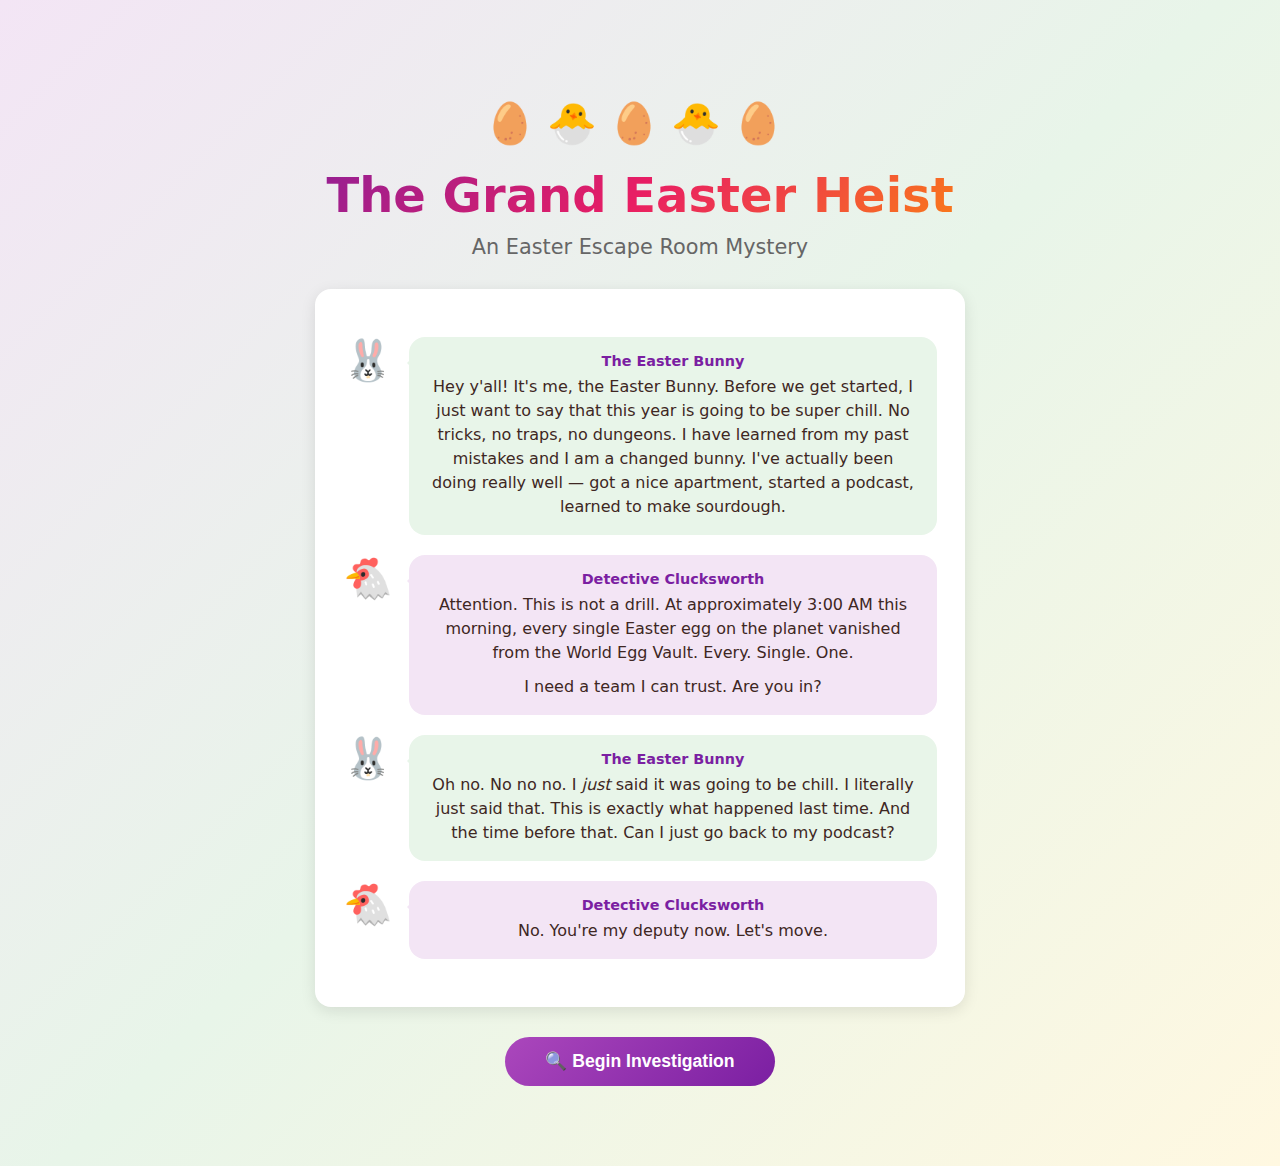
<file: EasterHeist2026/index.html>
<!DOCTYPE html>
<html lang="en">
<head>
<meta charset="UTF-8">
<meta name="viewport" content="width=device-width, initial-scale=1.0">
<title>The Grand Easter Heist</title>
<style>
*{margin:0;padding:0;box-sizing:border-box;}
body{font-family:'Segoe UI',system-ui,-apple-system,sans-serif;background:linear-gradient(135deg,#f3e5f5 0%,#e8f5e9 50%,#fff8e1 100%);color:#3e2723;min-height:100vh;overflow-x:hidden;}
h1,h2,h3{font-weight:700;}
:root{--pink:#f48fb1;--purple:#ce93d8;--yellow:#fff176;--green:#a5d6a7;--blue:#90caf9;--dark:#3e2723;--card:#ffffff;--shadow:0 4px 15px rgba(0,0,0,0.1);--cork:#d7a86e;--cork-dark:#b8864e;}
.screen{display:none;max-width:900px;margin:0 auto;padding:30px 20px 80px;}
.screen.active{display:block;animation:fadeIn .4s ease;}
.top-bar-spacer .screen{padding-top:65px;}
@keyframes fadeIn{from{opacity:0;transform:translateY(10px)}to{opacity:1;transform:translateY(0)}}
#top-bar{display:none;position:fixed;top:0;left:0;right:0;background:rgba(255,255,255,.92);backdrop-filter:blur(10px);padding:10px 24px;z-index:100;border-bottom:2px solid var(--purple);justify-content:space-between;align-items:center;font-size:.95rem;}
#top-bar.visible{display:flex;}
#top-bar .team-label{font-weight:700;color:var(--dark);}
#top-bar .timer{font-family:'Courier New',monospace;font-size:1.1rem;font-weight:700;color:#7b1fa2;min-width:70px;}
#top-bar .clue-count{color:#2e7d32;font-weight:600;}
.clue-book-btn{background:var(--yellow);border:2px solid #f9a825;border-radius:20px;padding:6px 16px;cursor:pointer;font-weight:700;font-size:.9rem;transition:.2s;}
.clue-book-btn:hover{transform:scale(1.05);box-shadow:0 2px 8px rgba(0,0,0,.15);}
.card{background:var(--card);border-radius:16px;padding:28px;box-shadow:var(--shadow);margin:20px 0;}
.btn{display:inline-block;padding:12px 28px;border:none;border-radius:25px;font-size:1rem;font-weight:700;cursor:pointer;transition:all .2s;text-align:center;}
.btn:hover{transform:translateY(-2px);box-shadow:0 4px 12px rgba(0,0,0,.2);}
.btn-primary{background:linear-gradient(135deg,#ab47bc,#7b1fa2);color:#fff;}
.btn-secondary{background:linear-gradient(135deg,var(--green),#66bb6a);color:#fff;}
.btn-warning{background:linear-gradient(135deg,#ffb74d,#ff9800);color:#fff;}
.btn-pink{background:linear-gradient(135deg,var(--pink),#e91e63);color:#fff;}
.btn-back{background:#78909c;color:#fff;margin-top:20px;}
.btn:disabled{opacity:.5;cursor:not-allowed;transform:none!important;}
input[type="text"]{padding:10px 16px;border:2px solid #e0e0e0;border-radius:10px;font-size:1rem;width:100%;max-width:500px;transition:.2s;}
input[type="text"]:focus{outline:none;border-color:var(--purple);box-shadow:0 0 0 3px rgba(206,147,216,.3);}
.emoji-big{font-size:3rem;}
.section-title{font-size:1.5rem;margin-bottom:16px;color:#4a148c;}
.back-nav{margin-bottom:12px;}
.back-nav a{color:#7b1fa2;cursor:pointer;font-weight:600;font-size:.9rem;text-decoration:none;}
.back-nav a:hover{text-decoration:underline;}
.dialogue{display:flex;gap:16px;align-items:flex-start;margin:20px 0;}
.dialogue .avatar{font-size:2.5rem;min-width:50px;text-align:center;}
.speech-bubble{background:#f3e5f5;border-radius:16px;padding:16px 20px;position:relative;flex:1;}
.speech-bubble::before{content:'';position:absolute;left:-10px;top:18px;border:8px solid transparent;border-right-color:#f3e5f5;}
.speech-bubble .name{font-weight:700;color:#7b1fa2;margin-bottom:6px;font-size:.9rem;}
.speech-bubble p{line-height:1.5;}
.speech-bubble.green{background:#e8f5e9;}.speech-bubble.green::before{border-right-color:#e8f5e9;}
.speech-bubble.amber{background:#fff8e1;}.speech-bubble.amber::before{border-right-color:#fff8e1;}
.speech-bubble.pink{background:#fce4ec;}.speech-bubble.pink::before{border-right-color:#fce4ec;}
.speech-bubble.blue{background:#e3f2fd;}.speech-bubble.blue::before{border-right-color:#e3f2fd;}
#title-screen{text-align:center;padding-top:80px;}
#title-screen h1{font-size:3rem;background:linear-gradient(135deg,#7b1fa2,#e91e63,#ff9800);-webkit-background-clip:text;-webkit-text-fill-color:transparent;background-clip:text;}
#title-screen .subtitle{font-size:1.3rem;color:#666;margin:12px 0 30px;}
.egg-row{font-size:2.5rem;letter-spacing:12px;margin:20px 0;animation:bounce 2s infinite;}
@keyframes bounce{0%,100%{transform:translateY(0)}50%{transform:translateY(-10px)}}
#team-screen{text-align:center;padding-top:60px;}
#hub-screen .corkboard{background:linear-gradient(145deg,var(--cork),var(--cork-dark));border-radius:16px;padding:30px;box-shadow:inset 0 2px 10px rgba(0,0,0,.2),var(--shadow);border:8px solid #8d6e63;}
#hub-screen .corkboard h2{text-align:center;color:#fff;text-shadow:1px 1px 3px rgba(0,0,0,.4);margin-bottom:24px;font-size:1.6rem;}
.case-grid{display:grid;grid-template-columns:repeat(auto-fill,minmax(200px,1fr));gap:16px;}
.case-card{background:#fffde7;border-radius:8px;padding:18px;text-align:center;cursor:pointer;transition:all .25s;box-shadow:2px 2px 8px rgba(0,0,0,.15);position:relative;transform:rotate(var(--rot,0deg));}
.case-card:hover{transform:rotate(0deg) scale(1.05);box-shadow:4px 4px 16px rgba(0,0,0,.25);}
.case-card .pin{position:absolute;top:-8px;left:50%;transform:translateX(-50%);font-size:1.3rem;}
.case-card .card-emoji{font-size:2rem;margin:8px 0;}
.case-card .card-title{font-weight:700;font-size:.95rem;color:var(--dark);}
.case-card.solved{background:#e8f5e9;border:2px solid var(--green);}
.case-card.solved::after{content:'✅';position:absolute;top:8px;right:8px;font-size:1rem;}
.suspects-row{display:flex;flex-wrap:wrap;gap:12px;justify-content:center;margin-top:24px;padding-top:20px;border-top:2px dashed rgba(255,255,255,.3);}
.suspect-badge{background:rgba(255,255,255,.85);border-radius:10px;padding:8px 14px;font-size:.85rem;font-weight:600;text-align:center;min-width:100px;}
.suspect-badge .badge-emoji{font-size:1.4rem;}
.vault-scene{position:relative;width:100%;height:440px;background:linear-gradient(180deg,#37474f 0%,#263238 100%);border-radius:12px;overflow:hidden;border:3px solid #455a64;margin:20px 0;}
.vault-obj{position:absolute;cursor:pointer;transition:all .25s;border-radius:8px;padding:8px;text-align:center;user-select:none;}
.vault-obj:hover{filter:brightness(1.2);box-shadow:0 0 15px rgba(255,235,59,.4);}
.vault-obj.found{box-shadow:0 0 20px rgba(76,175,80,.8);border:2px solid var(--green);}
.vault-obj .obj-label{font-size:.7rem;color:#78909c;margin-top:2px;}
.vault-floor{position:absolute;bottom:0;left:0;right:0;height:60px;background:#455a64;border-top:2px solid #546e7a;}
.evidence-popup{display:none;background:#fff;border:2px solid var(--green);border-radius:12px;padding:16px;margin:10px 0;animation:fadeIn .3s;}
.evidence-popup.show{display:block;}
.evidence-list{list-style:none;padding:0;}
.evidence-list li{padding:6px 0;border-bottom:1px solid #eee;display:flex;align-items:center;gap:8px;}
.evidence-list li::before{content:'🔍';}
.ingredient-bank{display:flex;flex-wrap:wrap;gap:10px;margin:16px 0;}
.ingredient{padding:10px 18px;border-radius:20px;font-weight:600;cursor:pointer;transition:.2s;border:2px solid #e0e0e0;background:#fff;user-select:none;}
.ingredient:hover{border-color:var(--purple);background:#f3e5f5;}
.ingredient.placed{opacity:.3;cursor:not-allowed;}
.sequence-slots{display:flex;gap:10px;margin:16px 0;flex-wrap:wrap;}
.slot{width:150px;height:50px;border:2px dashed #bdbdbd;border-radius:12px;display:flex;align-items:center;justify-content:center;font-weight:600;font-size:.85rem;color:#999;transition:.2s;background:#fafafa;gap:4px;}
.slot.filled{border:2px solid var(--purple);background:#f3e5f5;color:var(--dark);}
.slot .slot-num{background:var(--purple);color:#fff;border-radius:50%;width:20px;height:20px;font-size:.7rem;display:inline-flex;align-items:center;justify-content:center;flex-shrink:0;}
.constraint-card{background:#fff3e0;border-left:4px solid #ff9800;padding:10px 14px;margin:6px 0;border-radius:0 8px 8px 0;font-size:.9rem;}
.explosion{display:none;text-align:center;font-size:1.5rem;color:#e91e63;animation:shake .4s;margin:10px 0;}
.explosion.show{display:block;}
@keyframes shake{0%,100%{transform:translateX(0)}25%{transform:translateX(-8px)}75%{transform:translateX(8px)}}
.cipher-display{background:#1a1a2e;color:#e0e0e0;padding:24px;border-radius:12px;font-family:'Courier New',monospace;font-size:1.3rem;line-height:2;letter-spacing:2px;overflow-wrap:break-word;margin:16px 0;}
.cipher-key{display:grid;grid-template-columns:repeat(auto-fill,minmax(80px,1fr));gap:8px;margin:16px 0;}
.key-pair{background:#fff;border:2px solid #e0e0e0;border-radius:8px;padding:8px;text-align:center;font-family:'Courier New',monospace;}
.key-pair .symbol{font-size:1.2rem;}
.key-pair .letter{font-weight:700;color:#7b1fa2;}
.key-pair.given{border-color:var(--purple);background:#f3e5f5;}
.statement{padding:14px 18px;margin:8px 0;border-radius:10px;cursor:pointer;transition:.2s;border:2px solid transparent;background:#fff;line-height:1.5;position:relative;user-select:none;}
.statement:hover{border-color:#e0e0e0;background:#fafafa;}
.statement.flagged{border-color:#e91e63;background:#fce4ec;}
.statement .stmt-num{font-weight:700;color:#999;margin-right:8px;}
.quilt-grid{display:inline-grid;grid-template-columns:repeat(5,60px);gap:4px;margin:20px 0;}
.quilt-cell{width:60px;height:60px;border-radius:6px;border:2px solid rgba(0,0,0,.1);transition:.2s;}
.quilt-cell.missing{border:3px dashed #999;cursor:pointer;position:relative;display:flex;align-items:center;justify-content:center;font-size:1.5rem;color:#999;background:#f5f5f5!important;}
.quilt-cell.missing:hover{border-color:var(--purple);transform:scale(1.1);}
.quilt-cell.correct{border:3px solid var(--green)!important;}
.riddle-door{background:linear-gradient(180deg,#5d4037,#3e2723);border-radius:16px;padding:30px;margin:20px 0;text-align:center;border:4px solid #8d6e63;}
.riddle-door .door-num{background:#ff9800;color:#fff;border-radius:50%;width:40px;height:40px;display:flex;align-items:center;justify-content:center;font-weight:700;font-size:1.2rem;margin:0 auto 16px;}
.riddle-door .riddle-text{color:#fff;font-size:1.15rem;line-height:1.6;font-style:italic;margin-bottom:20px;}
.riddle-door input{background:rgba(255,255,255,.9);border:none;text-align:center;font-size:1.1rem;padding:12px;border-radius:10px;width:250px;}
.riddle-result{margin-top:12px;font-weight:700;font-size:1rem;}
.riddle-result.correct{color:var(--green);}
.riddle-result.wrong{color:#ef5350;}
.factory-room{background:linear-gradient(180deg,#4a148c,#311b92);border-radius:16px;padding:30px;margin:20px 0;text-align:center;}
.factory-room h3{color:#fff;margin-bottom:16px;}
.factory-room .room-clue{color:#e1bee7;font-size:1.15rem;line-height:1.5;font-style:italic;margin-bottom:24px;}
.door-options{display:flex;gap:16px;justify-content:center;flex-wrap:wrap;}
.door-btn{background:linear-gradient(180deg,#7c4dff,#651fff);color:#fff;border:3px solid #b388ff;border-radius:16px;padding:20px 30px;font-size:1.1rem;font-weight:700;cursor:pointer;transition:.2s;min-width:120px;}
.door-btn:hover{transform:scale(1.08);box-shadow:0 4px 20px rgba(101,31,255,.4);}
.factory-status{color:#ffab40;font-weight:600;margin-top:16px;min-height:24px;}
.suspect-profile{background:#fff;border-radius:12px;padding:18px;margin:10px 0;border-left:4px solid var(--purple);display:flex;gap:16px;align-items:flex-start;}
.suspect-profile .profile-emoji{font-size:2.2rem;min-width:45px;text-align:center;}
.suspect-profile .profile-name{font-weight:700;color:#4a148c;font-size:1.05rem;margin-bottom:4px;}
.suspect-profile .profile-desc{font-size:.9rem;color:#555;line-height:1.5;}
.deduction-form{background:#fff;border-radius:12px;padding:24px;margin:20px 0;box-shadow:var(--shadow);}
.deduction-form label{display:block;font-weight:700;margin:16px 0 8px;color:var(--dark);}
.deduction-form select{padding:10px;border:2px solid #e0e0e0;border-radius:10px;font-size:1rem;width:100%;max-width:400px;}
.deduction-form select:focus{outline:none;border-color:var(--purple);}
#ending-screen{text-align:center;}
#ending-screen .final-time{font-size:2rem;font-weight:700;color:#7b1fa2;margin:10px 0;}
.confetti{position:fixed;top:0;left:0;right:0;bottom:0;pointer-events:none;z-index:999;overflow:hidden;}
.confetti-piece{position:absolute;width:10px;height:10px;top:-20px;animation:confettiFall linear forwards;}
@keyframes confettiFall{to{top:110vh;transform:rotateZ(720deg)}}
.modal-overlay{display:none;position:fixed;inset:0;background:rgba(0,0,0,.5);z-index:200;justify-content:center;align-items:center;padding:20px;}
.modal-overlay.show{display:flex;}
.modal{background:#fff;border-radius:20px;padding:30px;max-width:700px;width:100%;max-height:80vh;overflow-y:auto;box-shadow:0 20px 60px rgba(0,0,0,.3);}
.modal h2{margin-bottom:16px;color:#4a148c;}
.clue-card{background:linear-gradient(135deg,#fff8e1,#fff3e0);border:2px solid #ffcc02;border-radius:12px;padding:16px;margin:12px 0;position:relative;}
.clue-card .clue-source{font-weight:700;color:#e65100;font-size:.85rem;margin-bottom:6px;}
.clue-card .clue-text{font-size:.95rem;line-height:1.5;}
.modal-close{position:absolute;top:16px;right:20px;font-size:1.5rem;cursor:pointer;color:#999;background:none;border:none;}
.modal-close:hover{color:var(--dark);}
.no-clues{color:#999;font-style:italic;text-align:center;padding:30px;}
.hint-section{margin-top:24px;border-top:2px dashed #e0e0e0;padding-top:16px;}
.hint-btn{background:none;border:2px solid #ff9800;color:#ff9800;border-radius:20px;padding:8px 20px;cursor:pointer;font-weight:600;transition:.2s;}
.hint-btn:hover{background:#fff3e0;}
.hint-btn:disabled{opacity:.4;cursor:not-allowed;}
.hint-text{background:#fff3e0;border-radius:10px;padding:12px 16px;margin:8px 0;font-size:.9rem;animation:fadeIn .3s;border-left:3px solid #ff9800;}
.puzzle-complete{display:none;text-align:center;animation:fadeIn .5s;}
.puzzle-complete.show{display:block;}
.puzzle-complete h3{color:#2e7d32;font-size:1.4rem;margin-bottom:12px;}
@media(max-width:600px){
  #title-screen h1{font-size:2rem;}
  .case-grid{grid-template-columns:1fr 1fr;}
  .vault-scene{height:380px;}
  .quilt-grid{grid-template-columns:repeat(5,48px);}
  .quilt-cell{width:48px;height:48px;}
  .cipher-display{font-size:1rem;}
  .door-options{flex-direction:column;align-items:center;}
  .sequence-slots{flex-direction:column;align-items:stretch;}
  .slot{width:100%;}
}
</style>
</head>
<body>

<div id="top-bar">
  <span class="team-label" id="team-display"></span>
  <span class="timer" id="timer-display">00:00</span>
  <span class="clue-count" id="clue-display">Clues: 0/7</span>
  <button class="clue-book-btn" onclick="toggleClueBook()">📖 Clue Book</button>
</div>

<!-- TITLE -->
<div id="title-screen" class="screen active">
  <div class="egg-row">🥚🐣🥚🐣🥚</div>
  <h1>The Grand Easter Heist</h1>
  <p class="subtitle">An Easter Escape Room Mystery</p>
  <div class="card" style="max-width:650px;margin:30px auto;">
    <div class="dialogue">
      <div class="avatar">🐰</div>
      <div class="speech-bubble green">
        <div class="name">The Easter Bunny</div>
        <p>Hey y'all! It's me, the Easter Bunny. Before we get started, I just want to say that this year is going to be super chill. No tricks, no traps, no dungeons. I have learned from my past mistakes and I am a changed bunny. I've actually been doing really well — got a nice apartment, started a podcast, learned to make sourdough.</p>
      </div>
    </div>
    <div class="dialogue">
      <div class="avatar">🐔</div>
      <div class="speech-bubble">
        <div class="name">Detective Clucksworth</div>
        <p>Attention. This is not a drill. At approximately 3:00 AM this morning, every single Easter egg on the planet vanished from the World Egg Vault. Every. Single. One.</p>
        <p style="margin-top:10px;">I need a team I can trust. Are you in?</p>
      </div>
    </div>
    <div class="dialogue">
      <div class="avatar">🐰</div>
      <div class="speech-bubble green">
        <div class="name">The Easter Bunny</div>
        <p>Oh no. No no no. I <em>just</em> said it was going to be chill. I literally just said that. This is exactly what happened last time. And the time before that. Can I just go back to my podcast?</p>
      </div>
    </div>
    <div class="dialogue">
      <div class="avatar">🐔</div>
      <div class="speech-bubble">
        <div class="name">Detective Clucksworth</div>
        <p>No. You're my deputy now. Let's move.</p>
      </div>
    </div>
  </div>
  <button class="btn btn-primary" onclick="showScreen('team-screen')" style="font-size:1.1rem;padding:14px 40px;">🔍 Begin Investigation</button>
</div>

<!-- TEAM -->
<div id="team-screen" class="screen">
  <div class="card" style="max-width:500px;margin:60px auto;text-align:center;">
    <div style="font-size:3rem;">🐔🐰</div>
    <h2 style="margin:16px 0;">Before we start...</h2>
    <div class="dialogue" style="text-align:left;">
      <div class="avatar">🐔</div>
      <div class="speech-bubble">
        <div class="name">Detective Clucksworth</div>
        <p>Every team needs a name. Something intimidating. Something that strikes fear into the hearts of egg thieves.</p>
      </div>
    </div>
    <div class="dialogue" style="text-align:left;">
      <div class="avatar">🐰</div>
      <div class="speech-bubble green">
        <div class="name">The Easter Bunny</div>
        <p>Just pick whatever. Last year someone named their team "The Avocado Toasters" and they didn't even bring me any avocado toast. Still bitter about it.</p>
      </div>
    </div>
    <div style="margin:20px 0;">
      <input type="text" id="team-name-input" placeholder="Enter your team name..." maxlength="40" onkeydown="if(event.key==='Enter')startGame()">
    </div>
    <button class="btn btn-primary" onclick="startGame()">Let's crack this case 🥚</button>
  </div>
</div>

<!-- HUB -->
<div id="hub-screen" class="screen">
  <div class="dialogue">
    <div class="avatar">🐔</div>
    <div class="speech-bubble">
      <div class="name">Detective Clucksworth</div>
      <p id="hub-dialogue">Here's what we know: five suspects, seven leads. Investigate in any order. Every solved lead gets us a clue card. Get all seven and we crack the case.</p>
    </div>
  </div>
  <div class="dialogue">
    <div class="avatar">🐰</div>
    <div class="speech-bubble green">
      <div class="name">The Easter Bunny</div>
      <p id="bunny-hub-dialogue">I know some of these suspects personally and I just want to say they are all perfectly lovely people and none of them would ever steal anything. Except maybe the Oracle. The Oracle is suspicious on a good day.</p>
    </div>
  </div>
  <div class="corkboard">
    <h2>📌 CASE BOARD 📌</h2>
    <div class="case-grid">
      <div class="case-card" style="--rot:-2deg" onclick="goToPuzzle('crime-scene')">
        <span class="pin">📌</span>
        <div class="card-emoji">🏛️</div>
        <div class="card-title">The Egg Vault</div>
      </div>
      <div class="case-card" style="--rot:1deg" onclick="goToPuzzle('lab')">
        <span class="pin">📌</span>
        <div class="card-emoji">🧪</div>
        <div class="card-title">Peep's Lab</div>
      </div>
      <div class="case-card" style="--rot:-1deg" onclick="goToPuzzle('cipher')">
        <span class="pin">📌</span>
        <div class="card-emoji">🧛</div>
        <div class="card-title">Chocola's Study</div>
      </div>
      <div class="case-card" style="--rot:2deg" onclick="goToPuzzle('testimony')">
        <span class="pin">📌</span>
        <div class="card-emoji">🍳</div>
        <div class="card-title">Sunny's Place</div>
      </div>
      <div class="case-card" style="--rot:-1.5deg" onclick="goToPuzzle('quilt')">
        <span class="pin">📌</span>
        <div class="card-emoji">🧶</div>
        <div class="card-title">Grandma's Cottage</div>
      </div>
      <div class="case-card" style="--rot:1.5deg" onclick="goToPuzzle('riddles')">
        <span class="pin">📌</span>
        <div class="card-emoji">🔮</div>
        <div class="card-title">Oracle's Chamber</div>
      </div>
      <div class="case-card" style="--rot:-0.5deg" onclick="goToPuzzle('factory')">
        <span class="pin">📌</span>
        <div class="card-emoji">🍫</div>
        <div class="card-title">Chocolate Factory</div>
      </div>
      <div class="case-card" id="deduction-card" style="--rot:0deg;border:2px solid #e91e63;" onclick="goToPuzzle('deduction')">
        <span class="pin">📌</span>
        <div class="card-emoji">🎯</div>
        <div class="card-title">Grand Deduction</div>
        <div style="font-size:.8rem;color:#e91e63;margin-top:4px;font-weight:600;">All 7 clues needed</div>
      </div>
    </div>
    <div class="suspects-row">
      <div style="color:#fff;font-weight:700;width:100%;text-align:center;margin-bottom:4px;">SUSPECTS</div>
      <div class="suspect-badge"><div class="badge-emoji">🧪</div>Prof. Peep</div>
      <div class="suspect-badge"><div class="badge-emoji">🧛</div>Count Chocola</div>
      <div class="suspect-badge"><div class="badge-emoji">🍳</div>Sunny Side Up</div>
      <div class="suspect-badge"><div class="badge-emoji">🧶</div>Grandma Basket</div>
      <div class="suspect-badge"><div class="badge-emoji">🔮</div>The Oracle</div>
    </div>
  </div>
</div>

<!-- PUZZLE 1: CRIME SCENE -->
<div id="crime-scene-screen" class="screen">
  <div class="back-nav"><a onclick="returnToHub()">← Case Board</a></div>
  <h2 class="section-title">🏛️ The Egg Vault</h2>
  <div class="dialogue">
    <div class="avatar">🐔</div>
    <div class="speech-bubble">
      <div class="name">Detective Clucksworth</div>
      <p>The vault. Scene of the crime. Look around — anything could be important.</p>
    </div>
  </div>
  <div class="dialogue">
    <div class="avatar">🐰</div>
    <div class="speech-bubble green">
      <div class="name">The Easter Bunny</div>
      <p>Oh wow, a dark underground vault. This doesn't remind me of anything traumatic at all. I am fine. I am completely fine. This is fine.</p>
    </div>
  </div>
  <div class="vault-scene" id="vault-scene">
    <div class="vault-floor"></div>
    <!-- Evidence items -->
    <div class="vault-obj" id="ev-thread" onclick="findEvidence('thread')" style="left:30px;top:100px;width:100px;height:155px;background:linear-gradient(180deg,#546e7a,#455a64);border:3px solid #78909c;border-radius:4px;">
      <div style="font-size:.65rem;color:#90a4ae;margin-bottom:4px;">VAULT DOOR</div>
      <div style="font-size:2.5rem;">🚪</div>
      <div class="obj-label">🔒 Sealed</div>
    </div>
    <div class="vault-obj" id="ev-key" onclick="findEvidence('key')" style="left:175px;top:40px;width:130px;height:100px;background:#5d4037;border:2px solid #795548;border-radius:4px;">
      <div style="font-size:.65rem;color:#bcaaa4;">SHELF UNIT</div>
      <div style="font-size:1.4rem;">📦📦📦</div>
      <div style="font-size:1.4rem;">📦📦📦</div>
      <div class="obj-label">dusty shelves</div>
    </div>
    <div class="vault-obj" id="ev-candle" onclick="findEvidence('candle')" style="left:380px;top:115px;width:110px;height:85px;background:#6d4c41;border:2px solid #8d6e63;border-radius:4px;">
      <div style="font-size:.65rem;color:#bcaaa4;">TABLE</div>
      <div style="font-size:2rem;">🕯️</div>
      <div class="obj-label">side table</div>
    </div>
    <div class="vault-obj" id="ev-note" onclick="findEvidence('note')" style="right:30px;top:60px;width:115px;height:115px;background:#4e342e;border:2px solid #6d4c41;border-radius:4px;">
      <div style="font-size:.65rem;color:#bcaaa4;">DESK</div>
      <div style="font-size:1.4rem;margin-top:6px;">📋🖊️</div>
      <div style="font-size:1rem;margin-top:4px;">📄</div>
      <div class="obj-label">papers scattered</div>
    </div>
    <div class="vault-obj" id="ev-footprints" onclick="findEvidence('footprints')" style="left:160px;bottom:12px;width:180px;height:42px;z-index:2;">
      <div style="font-size:1.1rem;letter-spacing:8px;opacity:.7;">👣👣👣</div>
      <div class="obj-label">marks?</div>
    </div>
    <!-- Red herrings -->
    <div class="vault-obj" onclick="showRedHerring()" style="left:520px;top:25px;width:75px;height:65px;background:#3e2723;border:3px solid #ffcc00;">
      <div style="font-size:1.8rem;">🖼️</div>
      <div class="obj-label">painting</div>
    </div>
    <div class="vault-obj" onclick="showRedHerring()" style="right:12px;top:8px;width:48px;height:38px;">
      <div style="font-size:1.4rem;">📹</div>
      <div class="obj-label">camera</div>
    </div>
    <div class="vault-obj" onclick="showRedHerring()" style="right:40px;bottom:12px;width:55px;height:42px;z-index:2;">
      <div style="font-size:1.6rem;">🪑</div>
      <div class="obj-label">chair</div>
    </div>
    <div class="vault-obj" onclick="showRedHerring()" style="left:155px;top:170px;width:55px;height:70px;">
      <div style="font-size:1.8rem;">🧥</div>
      <div class="obj-label">coat rack</div>
    </div>
    <div class="vault-obj" onclick="showRedHerring()" style="left:330px;top:30px;width:48px;height:48px;">
      <div style="font-size:1.8rem;">🕐</div>
      <div class="obj-label">clock</div>
    </div>
    <div class="vault-obj" onclick="showRedHerring()" style="left:520px;top:130px;width:60px;height:55px;background:#4e342e;border:1px solid #6d4c41;border-radius:4px;">
      <div style="font-size:1.5rem;">🧯</div>
      <div class="obj-label">extinguisher</div>
    </div>
    <div class="vault-obj" onclick="showRedHerring()" style="left:350px;bottom:12px;width:60px;height:42px;z-index:2;">
      <div style="font-size:1.3rem;">🫗</div>
      <div class="obj-label">broken glass</div>
    </div>
    <div class="vault-obj" onclick="showRedHerring()" style="right:130px;top:130px;width:55px;height:50px;">
      <div style="font-size:1.4rem;">☕</div>
      <div class="obj-label">mug</div>
    </div>
  </div>
  <div id="crime-red-herring" style="color:#999;font-style:italic;margin:8px 0;min-height:24px;"></div>
  <div id="crime-evidence-popup" class="evidence-popup">
    <h3 style="color:var(--green);margin-bottom:10px;">🔍 Evidence Collected</h3>
    <ul class="evidence-list" id="evidence-list"></ul>
  </div>
  <div id="crime-scene-complete" class="puzzle-complete">
    <h3>✅ Evidence Catalogued</h3>
    <div class="clue-card">
      <div class="clue-source">📋 Clue Card — Crime Scene</div>
      <div class="clue-text">Evidence recovered: a <strong>purple thread</strong> on the vault door, small <strong>floury footprints (size 5)</strong>, a <strong>vanilla-scented candle</strong> still burning, a master key engraved <strong>"G.B."</strong> found under the shelf, and a handwritten note reading: <em>"Sorry dears! Will return them after the sunrise ceremony ♥"</em></div>
    </div>
    <button class="btn btn-secondary" onclick="returnToHub()">Return to Case Board</button>
  </div>
  <div class="hint-section" id="crime-hints">
    <button class="hint-btn" onclick="showHint('crime-scene')">💡 Need a hint?</button>
    <div id="crime-scene-hint-area"></div>
  </div>
</div>

<!-- PUZZLE 2: LAB -->
<div id="lab-screen" class="screen">
  <div class="back-nav"><a onclick="returnToHub()">← Case Board</a></div>
  <h2 class="section-title">🧪 Professor Peep's Lab</h2>
  <div class="dialogue">
    <div class="avatar">🧪</div>
    <div class="speech-bubble green">
      <div class="name">Professor Peep</div>
      <p>VISITORS! I was working on my Revealing Elixir — shows hidden truths! But the recipe got scrambled. The ingredients and my constraint notes are on the table. Help me sort it out and I'll tell you what I saw last night!</p>
    </div>
  </div>
  <div class="dialogue">
    <div class="avatar">🐰</div>
    <div class="speech-bubble green">
      <div class="name">The Easter Bunny</div>
      <p>Last time Peep made a potion it turned my fur temporarily invisible. I was just bones for two weeks. Two weeks! Do you know how hard it is to host a podcast as a skeleton?</p>
    </div>
  </div>
  <div class="card">
    <h3 style="margin-bottom:12px;">📜 Recipe Constraints:</h3>
    <div class="constraint-card">1. "Frozen Spark must go <strong>immediately before</strong> Liquid Moonlight."</div>
    <div class="constraint-card">2. "Shimmer Dust must come <strong>before</strong> Crystal Bloom."</div>
    <div class="constraint-card">3. "Exactly <strong>two</strong> ingredients separate Shimmer Dust and Bubbling Nectar."</div>
    <div class="constraint-card">4. "Ember Ash must be <strong>directly adjacent</strong> to both Crystal Bloom and Bubbling Nectar."</div>
    <div class="constraint-card">5. "Crystal Bloom is <strong>NOT</strong> in position 1."</div>
    <div class="constraint-card">6. "Liquid Moonlight is in the <strong>last three</strong> positions."</div>
  </div>
  <div class="card">
    <h3>Ingredients:</h3>
    <div class="ingredient-bank" id="ingredient-bank">
      <div class="ingredient" onclick="placeIngredient(this,'Shimmer Dust')">✨ Shimmer Dust</div>
      <div class="ingredient" onclick="placeIngredient(this,'Crystal Bloom')">💎 Crystal Bloom</div>
      <div class="ingredient" onclick="placeIngredient(this,'Ember Ash')">🔥 Ember Ash</div>
      <div class="ingredient" onclick="placeIngredient(this,'Bubbling Nectar')">🫧 Bubbling Nectar</div>
      <div class="ingredient" onclick="placeIngredient(this,'Frozen Spark')">❄️ Frozen Spark</div>
      <div class="ingredient" onclick="placeIngredient(this,'Liquid Moonlight')">🌙 Liquid Moonlight</div>
    </div>
    <h3>Sequence:</h3>
    <div class="sequence-slots" id="sequence-slots">
      <div class="slot" id="slot-0"><span class="slot-num">1</span></div>
      <div class="slot" id="slot-1"><span class="slot-num">2</span></div>
      <div class="slot" id="slot-2"><span class="slot-num">3</span></div>
      <div class="slot" id="slot-3"><span class="slot-num">4</span></div>
      <div class="slot" id="slot-4"><span class="slot-num">5</span></div>
      <div class="slot" id="slot-5"><span class="slot-num">6</span></div>
    </div>
    <div id="lab-explosion" class="explosion"></div>
    <div style="display:flex;gap:10px;margin-top:12px;flex-wrap:wrap;">
      <button class="btn btn-primary" onclick="checkPotion()">🧪 Brew</button>
      <button class="btn btn-back" onclick="resetPotion()">↩ Reset</button>
    </div>
  </div>
  <div id="lab-complete" class="puzzle-complete">
    <h3>✅ The Revealing Elixir Glows!</h3>
    <div class="dialogue" style="text-align:left;">
      <div class="avatar">🧪</div>
      <div class="speech-bubble green">
        <div class="name">Professor Peep</div>
        <p>MAGNIFICENT! Oh, you wanted information. Right. I was in my lab at about 2am and I heard footsteps outside. Someone was <strong>humming</strong>. A folk tune, definitely not opera. They were heading toward the Vault from the <strong>east side</strong> of campus.</p>
      </div>
    </div>
    <div class="clue-card">
      <div class="clue-source">📋 Clue Card — Peep's Lab</div>
      <div class="clue-text">At 2am, Professor Peep heard <strong>folk-tune humming</strong> heading toward the Vault from the <strong>east side</strong> of campus.</div>
    </div>
    <button class="btn btn-secondary" onclick="returnToHub()">Return to Case Board</button>
  </div>
  <div class="hint-section">
    <button class="hint-btn" onclick="showHint('lab')">💡 Need a hint?</button>
    <div id="lab-hint-area"></div>
  </div>
</div>

<!-- PUZZLE 3: CIPHER -->
<div id="cipher-screen" class="screen">
  <div class="back-nav"><a onclick="returnToHub()">← Case Board</a></div>
  <h2 class="section-title">🧛 Count Chocola's Study</h2>
  <div class="dialogue">
    <div class="avatar">🧛</div>
    <div class="speech-bubble pink">
      <div class="name">Count Chocola</div>
      <p>I keep a diary, encoded in my personal notation — a vampire must have his secrets. My assistant dropped a fragment of the cipher key on the way out. The rest, you'll have to work out yourself. Last night's entry may prove... <em>illuminating</em>.</p>
    </div>
  </div>
  <div class="dialogue">
    <div class="avatar">🐰</div>
    <div class="speech-bubble green">
      <div class="name">The Easter Bunny</div>
      <p>Chocola is the most dramatic person I have ever met, and I once watched a goose have a meltdown at a farmer's market. He encodes his <em>grocery lists</em>.</p>
    </div>
  </div>
  <div class="card">
    <h3 style="margin-bottom:12px;">🔑 Cipher Key Fragment:</h3>
    <div class="cipher-key">
      <div class="key-pair given"><div class="symbol">♣</div><div class="letter">= A</div></div>
      <div class="key-pair given"><div class="symbol">★</div><div class="letter">= E</div></div>
      <div class="key-pair given"><div class="symbol">○</div><div class="letter">= H</div></div>
      <div class="key-pair given"><div class="symbol">◆</div><div class="letter">= O</div></div>
      <div class="key-pair given"><div class="symbol">♧</div><div class="letter">= T</div></div>
    </div>
    <h3 style="margin:20px 0 12px;">📜 Last Night's Entry:</h3>
    <div class="cipher-display">♢◆▼★◆▽★ ♢▼♣△△ ★▽♧★♡★♠ ♧○★ ⊗♣⊕△♧ ♣♧ ▼■♠▽■●○♧ ♢▼★△△■▽● ◆☆ ⊗♣▽■△△♣</div>
    <h3 style="margin-top:16px;">Your translation:</h3>
    <input type="text" id="cipher-answer" placeholder="Type the decoded message..." style="margin:10px 0;max-width:100%;" onkeydown="if(event.key==='Enter')checkCipher()">
    <div id="cipher-feedback" style="min-height:24px;margin:8px 0;font-weight:600;"></div>
    <button class="btn btn-primary" onclick="checkCipher()">🔓 Decode</button>
  </div>
  <div id="cipher-complete" class="puzzle-complete">
    <h3>✅ Message Decoded!</h3>
    <div class="dialogue" style="text-align:left;">
      <div class="avatar">🧛</div>
      <div class="speech-bubble pink">
        <div class="name">Count Chocola</div>
        <p>You cracked it! Yes, I saw someone near the vault. Small in stature. And the <strong>vanilla</strong> — ugh! I'm <em>deathly</em> allergic to vanilla. I could smell it from my window. The smell of <strong>baking flour</strong> was unmistakable too. I was so nauseated I went straight to bed. I always sleep by 1am — beauty rest is non-negotiable.</p>
      </div>
    </div>
    <div class="clue-card">
      <div class="clue-source">📋 Clue Card — Chocola's Study</div>
      <div class="clue-text">Chocola's diary confirms: someone <strong>small</strong> entered the Vault at <strong>midnight</strong>, smelling of <strong>vanilla and baking flour</strong>. Chocola is <strong>deathly allergic to vanilla</strong>.</div>
    </div>
    <button class="btn btn-secondary" onclick="returnToHub()">Return to Case Board</button>
  </div>
  <div class="hint-section">
    <button class="hint-btn" onclick="showHint('cipher')">💡 Need a hint?</button>
    <div id="cipher-hint-area"></div>
  </div>
</div>

<!-- PUZZLE 4: TESTIMONY -->
<div id="testimony-screen" class="screen">
  <div class="back-nav"><a onclick="returnToHub()">← Case Board</a></div>
  <h2 class="section-title">🍳 Sunny Side Up's Place</h2>
  <div class="dialogue">
    <div class="avatar">🍳</div>
    <div class="speech-bubble amber">
      <div class="name">Sunny Side Up</div>
      <p>Oh my GOODNESS, detectives! How EXCITING! I mean — how TERRIBLE about the eggs! I'll tell you EVERYTHING I know! I have NOTHING to hide! 😊</p>
    </div>
  </div>
  <div class="card">
    <div class="dialogue" style="margin-bottom:16px;">
      <div class="avatar">🐔</div>
      <div class="speech-bubble">
        <div class="name">Detective Clucksworth</div>
        <p>Sunny's statement is on record. Something doesn't add up. Find what's wrong.</p>
      </div>
    </div>
    <div class="dialogue" style="margin-bottom:16px;">
      <div class="avatar">🐰</div>
      <div class="speech-bubble green">
        <div class="name">The Easter Bunny</div>
        <p>Sunny is the nicest person I know. Extremely trustworthy. Has never lied about anything ever. I am being sarcastic, by the way. Sunny once told me they invented the color yellow.</p>
      </div>
    </div>
    <div id="testimony-statements">
      <div class="statement" data-stmt="1" onclick="toggleStatement(this)"><span class="stmt-num">#1</span> "Good morning! Up at 4am as always — I just love catching the sunrise!"</div>
      <div class="statement" data-stmt="2" onclick="toggleStatement(this)"><span class="stmt-num">#2</span> "I baked a big batch of cookies yesterday — quite the baker, if I say so myself!"</div>
      <div class="statement" data-stmt="3" onclick="toggleStatement(this)"><span class="stmt-num">#3</span> "Professor Peep waved at me from his lab window around 7am. Poor thing works all night!"</div>
      <div class="statement" data-stmt="4" onclick="toggleStatement(this)"><span class="stmt-num">#4</span> "The east garden was absolutely lovely this morning. I walk through it every single day!"</div>
      <div class="statement" data-stmt="5" onclick="toggleStatement(this)"><span class="stmt-num">#5</span> "I would NEVER go near the Egg Vault — it's underground and terribly dark. I'm scared of the dark!"</div>
      <div class="statement" data-stmt="6" onclick="toggleStatement(this)"><span class="stmt-num">#6</span> "As always, I was sound asleep by 8pm. I never stay up late. Not ever!"</div>
      <div class="statement" data-stmt="7" onclick="toggleStatement(this)"><span class="stmt-num">#7</span> "Oh! But I did pop out for midnight tea with Count Chocola — he just adores my vanilla biscuits!"</div>
      <div class="statement" data-stmt="8" onclick="toggleStatement(this)"><span class="stmt-num">#8</span> "Grandma Basket and I are practically twins — same height, same shoe size, size 5! We even share shoes sometimes!"</div>
      <div class="statement" data-stmt="9" onclick="toggleStatement(this)"><span class="stmt-num">#9</span> "I can't bake to save my life, honestly. Grandma makes all my treats for me!"</div>
      <div class="statement" data-stmt="10" onclick="toggleStatement(this)"><span class="stmt-num">#10</span> "Anyway, I slept wonderfully and didn't notice anything unusual last night. Not a peep!"</div>
      <div class="statement" data-stmt="11" onclick="toggleStatement(this)"><span class="stmt-num">#11</span> "Oh, Count Chocola and I go way back — we have tea together all the time! He always brings his own chocolate snacks."</div>
      <div class="statement" data-stmt="12" onclick="toggleStatement(this)"><span class="stmt-num">#12</span> "Grandma always smells like vanilla and flour — I think it's her signature scent! So sweet."</div>
    </div>
    <div id="testimony-feedback" style="min-height:24px;margin:12px 0;font-weight:600;"></div>
    <div style="display:flex;gap:10px;flex-wrap:wrap;">
      <button class="btn btn-primary" onclick="checkTestimony()">🔍 Submit Findings</button>
      <button class="btn btn-back" onclick="resetTestimony()">↩ Clear</button>
    </div>
  </div>
  <div id="testimony-complete" class="puzzle-complete">
    <h3>✅ Contradictions Identified!</h3>
    <div class="dialogue" style="text-align:left;">
      <div class="avatar">🐔</div>
      <div class="speech-bubble">
        <div class="name">Detective Clucksworth</div>
        <p>Nice catch. She says she's a great baker AND can't bake. She says she's asleep by 8pm but had midnight tea. And she claims Chocola adores her <em>vanilla</em> biscuits — but he's deathly allergic to vanilla. Sunny's all over the place.</p>
        <p style="margin-top:8px;">But one thing checks out — she and Grandma Basket are the same size. <strong>Shoe size 5.</strong> Same as the footprints in the vault.</p>
      </div>
    </div>
    <div class="clue-card">
      <div class="clue-source">📋 Clue Card — Sunny's Testimony</div>
      <div class="clue-text">Sunny and Grandma Basket are the <strong>same size — shoe size 5</strong>. The vault footprints were <strong>size 5</strong>. Sunny's alibi is unreliable, but she's confirmed to be scared of the dark.</div>
    </div>
    <button class="btn btn-secondary" onclick="returnToHub()">Return to Case Board</button>
  </div>
  <div class="hint-section">
    <button class="hint-btn" onclick="showHint('testimony')">💡 Need a hint?</button>
    <div id="testimony-hint-area"></div>
  </div>
</div>

<!-- PUZZLE 5: QUILT -->
<div id="quilt-screen" class="screen">
  <div class="back-nav"><a onclick="returnToHub()">← Case Board</a></div>
  <h2 class="section-title">🧶 Grandma Basket's Cottage</h2>
  <div class="dialogue">
    <div class="avatar">🧶</div>
    <div class="speech-bubble pink">
      <div class="name">Grandma Basket</div>
      <p>Oh hello, dears! Come in, come in. I was just working on my quilt — it's almost done! But my old eyes aren't what they used to be. Could you fill in the missing patches for me?</p>
    </div>
  </div>
  <div class="dialogue">
    <div class="avatar">🐰</div>
    <div class="speech-bubble green">
      <div class="name">The Easter Bunny</div>
      <p>Grandma Basket is the sweetest person alive and I will not hear otherwise. She makes the best scones on campus. She once knitted me a sweater that said "World's OK-est Bunny" and honestly? Fair.</p>
    </div>
  </div>
  <div class="card" style="text-align:center;">
    <div style="display:flex;gap:16px;margin-bottom:16px;justify-content:center;flex-wrap:wrap;">
      <span><span style="display:inline-block;width:16px;height:16px;background:#ce93d8;border-radius:3px;vertical-align:middle;"></span> Purple</span>
      <span><span style="display:inline-block;width:16px;height:16px;background:#a5d6a7;border-radius:3px;vertical-align:middle;"></span> Green</span>
      <span><span style="display:inline-block;width:16px;height:16px;background:#fff176;border-radius:3px;vertical-align:middle;"></span> Yellow</span>
      <span><span style="display:inline-block;width:16px;height:16px;background:#f48fb1;border-radius:3px;vertical-align:middle;"></span> Pink</span>
      <span><span style="display:inline-block;width:16px;height:16px;background:#90caf9;border-radius:3px;vertical-align:middle;"></span> Blue</span>
    </div>
    <div class="quilt-grid" id="quilt-grid"></div>
    <p style="color:#999;font-size:.8rem;margin-top:8px;">Click blank patches to cycle colors.</p>
    <div id="quilt-feedback" style="min-height:24px;margin:12px 0;font-weight:600;"></div>
    <button class="btn btn-primary" onclick="checkQuilt()">🧵 Check</button>
  </div>
  <div id="quilt-complete" class="puzzle-complete">
    <h3>✅ The Quilt is Complete!</h3>
    <div class="dialogue" style="text-align:left;">
      <div class="avatar">🧶</div>
      <div class="speech-bubble pink">
        <div class="name">Grandma Basket</div>
        <p>Oh, it's beautiful! You know, I haven't slept a wink in weeks — insomnia, you see. Up all night, every night, knitting and wandering the halls.</p>
        <p style="margin-top:8px;">I have the <strong>master key to every building on campus</strong>, you know. For emergencies.</p>
        <p style="margin-top:8px;">Oh, and don't worry about those eggs, dearie. I'm sure they'll turn up. Probably after the <strong>sunrise ceremony</strong>, if I had to guess. Just a feeling! 😊</p>
      </div>
    </div>
    <div class="clue-card">
      <div class="clue-source">📋 Clue Card — Grandma's Cottage</div>
      <div class="clue-text">Grandma <strong>hasn't slept in weeks</strong>, has <strong>master keys to every building</strong> on campus, and casually predicted the eggs would return <strong>"after the sunrise ceremony."</strong></div>
    </div>
    <button class="btn btn-secondary" onclick="returnToHub()">Return to Case Board</button>
  </div>
  <div class="hint-section">
    <button class="hint-btn" onclick="showHint('quilt')">💡 Need a hint?</button>
    <div id="quilt-hint-area"></div>
  </div>
</div>

<!-- PUZZLE 6: RIDDLES -->
<div id="riddles-screen" class="screen">
  <div class="back-nav"><a onclick="returnToHub()">← Case Board</a></div>
  <h2 class="section-title">🔮 The Oracle's Chamber</h2>
  <div class="dialogue">
    <div class="avatar">🔮</div>
    <div class="speech-bubble blue">
      <div class="name">The Oracle</div>
      <p>Ah, seekers of truth. I know why you've come. I know <em>everything</em>, actually. I knew you were coming before you did. I knew what you had for breakfast. It was cereal. Don't ask me how I know that.</p>
      <p style="margin-top:8px;">Anyway. Knowledge is not given freely — it must be earned. Three doors. You know the drill. Or you don't. I do. Because I know everything.</p>
    </div>
  </div>
  <div class="dialogue">
    <div class="avatar">🐰</div>
    <div class="speech-bubble green">
      <div class="name">The Easter Bunny</div>
      <p>The Oracle has been like this for literally thousands of years. They once made me solve a riddle just to borrow a cup of sugar. The answer was "friendship." It's always "friendship" with them, except when it's not.</p>
    </div>
  </div>
  <div id="riddle-1" class="riddle-door">
    <div class="door-num">1</div>
    <div class="riddle-text">"I have cities, but no houses. I have mountains, but no trees. I have water, but no fish. I have roads, but no cars. What am I?"</div>
    <input type="text" id="riddle-1-input" placeholder="Your answer..." onkeydown="if(event.key==='Enter')checkRiddle(1)">
    <div id="riddle-1-result" class="riddle-result"></div>
    <button class="btn btn-warning" onclick="checkRiddle(1)" style="margin-top:12px;">Open Door</button>
  </div>
  <div id="riddle-2" class="riddle-door" style="display:none;">
    <div class="door-num">2</div>
    <div class="riddle-text">"Forward I am heavy, but backward I am not. What am I?"</div>
    <input type="text" id="riddle-2-input" placeholder="Your answer..." onkeydown="if(event.key==='Enter')checkRiddle(2)">
    <div id="riddle-2-result" class="riddle-result"></div>
    <button class="btn btn-warning" onclick="checkRiddle(2)" style="margin-top:12px;">Open Door</button>
  </div>
  <div id="riddle-3" class="riddle-door" style="display:none;">
    <div class="door-num">3</div>
    <div class="riddle-text">"I can fly without wings. I can cry without eyes. Wherever I go, darkness follows me. What am I?"</div>
    <input type="text" id="riddle-3-input" placeholder="Your answer..." onkeydown="if(event.key==='Enter')checkRiddle(3)">
    <div id="riddle-3-result" class="riddle-result"></div>
    <button class="btn btn-warning" onclick="checkRiddle(3)" style="margin-top:12px;">Open Door</button>
  </div>
  <div id="riddles-complete" class="puzzle-complete">
    <h3>✅ All Three Doors Opened!</h3>
    <div class="dialogue" style="text-align:left;">
      <div class="avatar">🔮</div>
      <div class="speech-bubble blue">
        <div class="name">The Oracle</div>
        <p>Impressive. Very well.</p>
        <p style="margin-top:8px;">The eggs are <strong>safe</strong>. They are hidden in the <strong>garden, beneath the old sundial</strong>.</p>
        <p style="margin-top:8px;">The one who took them meant no harm. They walk among you daily, <strong>bringing warmth and sweets</strong>. They wished to teach this campus a lesson — about <strong>taking things for granted</strong>.</p>
      </div>
    </div>
    <div class="clue-card">
      <div class="clue-source">📋 Clue Card — The Oracle</div>
      <div class="clue-text">The Oracle reveals: eggs are hidden <strong>under the sundial in the garden</strong>. The thief <strong>"brings warmth and sweets daily"</strong> and wanted to <strong>teach everyone a lesson about taking things for granted</strong>.</div>
    </div>
    <button class="btn btn-secondary" onclick="returnToHub()">Return to Case Board</button>
  </div>
  <div class="hint-section">
    <button class="hint-btn" onclick="showHint('riddles')">💡 Need a hint?</button>
    <div id="riddles-hint-area"></div>
  </div>
</div>

<!-- PUZZLE 7: FACTORY -->
<div id="factory-screen" class="screen">
  <div class="back-nav"><a onclick="returnToHub()">← Case Board</a></div>
  <h2 class="section-title">🍫 The Chocolate Factory</h2>
  <div class="dialogue">
    <div class="avatar">🧛</div>
    <div class="speech-bubble pink">
      <div class="name">Count Chocola</div>
      <p>The security footage is in the back office — but you'll have to get through my four puzzle rooms first. Choose the wrong door and you start over.</p>
    </div>
  </div>
  <div class="dialogue">
    <div class="avatar">🐰</div>
    <div class="speech-bubble green">
      <div class="name">The Easter Bunny</div>
      <p>Four puzzle rooms just to watch a security tape. This is why I stopped going to Chocola's dinner parties. Last time I had to solve a crossword to use the bathroom.</p>
    </div>
  </div>
  <div id="factory-progress" style="text-align:center;margin:10px 0;font-weight:700;color:#7b1fa2;">Room <span id="factory-room-num">1</span> of 4</div>
  <div id="factory-room-1" class="factory-room">
    <h3>🚪 Room 1</h3>
    <div class="room-clue">"What comes next in the sequence? 1, 1, 2, 3, 5, 8, ___"</div>
    <div class="door-options">
      <button class="door-btn" onclick="tryDoor(1,'11')">11</button>
      <button class="door-btn" onclick="tryDoor(1,'13')">13</button>
      <button class="door-btn" onclick="tryDoor(1,'15')">15</button>
    </div>
  </div>
  <div id="factory-room-2" class="factory-room" style="display:none;">
    <h3>🚪 Room 2</h3>
    <div class="room-clue">"A bat and a ball together cost $1.10. The bat costs $1.00 more than the ball. How much does the ball cost?"</div>
    <div class="door-options">
      <button class="door-btn" onclick="tryDoor(2,'0.05')">$0.05</button>
      <button class="door-btn" onclick="tryDoor(2,'0.10')">$0.10</button>
      <button class="door-btn" onclick="tryDoor(2,'0.15')">$0.15</button>
    </div>
  </div>
  <div id="factory-room-3" class="factory-room" style="display:none;">
    <h3>🚪 Room 3</h3>
    <div class="room-clue">"What word becomes shorter when you add two letters to it?"</div>
    <div class="door-options">
      <button class="door-btn" onclick="tryDoor(3,'long')">LONG</button>
      <button class="door-btn" onclick="tryDoor(3,'short')">SHORT</button>
      <button class="door-btn" onclick="tryDoor(3,'brief')">BRIEF</button>
    </div>
  </div>
  <div id="factory-room-4" class="factory-room" style="display:none;">
    <h3>🚪 Room 4</h3>
    <div class="room-clue">"I appear once in every minute, twice in every moment, but never in a thousand years. What am I?"</div>
    <div class="door-options">
      <button class="door-btn" onclick="tryDoor(4,'time')">Time</button>
      <button class="door-btn" onclick="tryDoor(4,'m')">The Letter M</button>
      <button class="door-btn" onclick="tryDoor(4,'heartbeat')">A Heartbeat</button>
    </div>
  </div>
  <div id="factory-status" class="factory-status"></div>
  <div id="factory-complete" class="puzzle-complete">
    <h3>✅ You Reached the Security Office!</h3>
    <div class="dialogue" style="text-align:left;">
      <div class="avatar">🧛</div>
      <div class="speech-bubble pink">
        <div class="name">Count Chocola</div>
        <p>Bravo! BRAVO! Now, the footage... Camera 7, east wing, 12:05 AM. A <strong>small figure</strong> in a <strong>purple shawl</strong>, heading away from the Vault carrying an <strong>enormous basket</strong>, toward the <strong>garden</strong>.</p>
      </div>
    </div>
    <div class="clue-card">
      <div class="clue-source">📋 Clue Card — Chocolate Factory</div>
      <div class="clue-text">Security footage: a <strong>small figure in a purple shawl</strong> at <strong>12:05 AM</strong>, east side of campus, carrying an <strong>enormous basket</strong> toward the garden.</div>
    </div>
    <button class="btn btn-secondary" onclick="returnToHub()">Return to Case Board</button>
  </div>
  <div class="hint-section">
    <button class="hint-btn" onclick="showHint('factory')">💡 Need a hint?</button>
    <div id="factory-hint-area"></div>
  </div>
</div>

<!-- PUZZLE 8: DEDUCTION -->
<div id="deduction-screen" class="screen">
  <div class="back-nav"><a onclick="returnToHub()">← Case Board</a></div>
  <h2 class="section-title">🎯 The Grand Deduction</h2>
  <div class="dialogue">
    <div class="avatar">🐔</div>
    <div class="speech-bubble">
      <div class="name">Detective Clucksworth</div>
      <p>All seven clues. Time to put them together. <strong>WHO</strong>, <strong>WHERE</strong>, and <strong>WHY</strong>.</p>
    </div>
  </div>
  <div class="dialogue">
    <div class="avatar">🐰</div>
    <div class="speech-bubble green">
      <div class="name">The Easter Bunny</div>
      <p>OK I just want to go on record saying that whoever did this probably had a very good reason and we should approach this with empathy and compassion. Also, it definitely wasn't me. I have an alibi. I was recording a podcast. About sourdough. You can check.</p>
    </div>
  </div>
  <div class="card">
    <h3 style="margin-bottom:16px;">📋 Your Clue Cards</h3>
    <div id="deduction-clue-display"></div>
  </div>
  <div class="card">
    <h3 style="margin-bottom:16px;">🔍 Suspect Profiles</h3>
    <div class="suspect-profile">
      <div class="profile-emoji">🧪</div>
      <div><div class="profile-name">Professor Peep</div>
      <div class="profile-desc">Lives in the Lab Tower (<strong>west side</strong>). Night owl — works midnight to 8am. White lab coat. Loves baking experiments (always covered in flour). <strong>Large and puffy</strong> build. <strong>Completely tone-deaf</strong> — cannot hum or sing.</div></div>
    </div>
    <div class="suspect-profile">
      <div class="profile-emoji">🧛</div>
      <div><div class="profile-name">Count Chocola</div>
      <div class="profile-desc">Lives in the Dark Cellar (<strong>east side</strong>). Always sleeps by <strong>1am</strong>. Purple velvet cape. Never bakes — only eats chocolate. <strong>Deathly allergic to vanilla</strong>. Trained opera singer.</div></div>
    </div>
    <div class="suspect-profile">
      <div class="profile-emoji">🍳</div>
      <div><div class="profile-name">Sunny Side Up</div>
      <div class="profile-desc">Lives in the Sunrise Suite (<strong>east side</strong>). <strong>Asleep by 8pm</strong>, up at 4am. Yellow bonnet. Shoe size 5. <strong>Afraid of the dark</strong>. Always humming cheerfully. Unreliable memory.</div></div>
    </div>
    <div class="suspect-profile">
      <div class="profile-emoji">🧶</div>
      <div><div class="profile-name">Grandma Basket</div>
      <div class="profile-desc">Lives in the Cozy Cottage (<strong>east side, next to the garden</strong>). Severe <strong>insomnia — never sleeps</strong>. <strong>Purple knitted shawl</strong>. Master baker (always smells of vanilla and flour). <strong>Small build, shoe size 5</strong>. Hums <strong>folk tunes</strong>. Has <strong>master keys</strong> to every building.</div></div>
    </div>
    <div class="suspect-profile">
      <div class="profile-emoji">🔮</div>
      <div><div class="profile-name">The Oracle</div>
      <div class="profile-desc">Lives in the Crystal Spire (<strong>center of campus</strong>). <strong>Incorporeal</strong> — cannot physically touch or carry objects. Purple robes. Speaks in riddles.</div></div>
    </div>
  </div>
  <div class="deduction-form">
    <h3>🎯 Your Final Answer</h3>
    <label>WHO stole the eggs?</label>
    <select id="who-answer">
      <option value="">— Select —</option>
      <option value="peep">Professor Peep</option>
      <option value="chocola">Count Chocola</option>
      <option value="sunny">Sunny Side Up</option>
      <option value="grandma">Grandma Basket</option>
      <option value="oracle">The Oracle</option>
    </select>
    <label>WHERE are the eggs hidden?</label>
    <input type="text" id="where-answer" placeholder="Describe the location...">
    <label>WHY did they do it?</label>
    <select id="why-answer">
      <option value="">— Select —</option>
      <option value="ransom">To hold them for ransom</option>
      <option value="appreciate">To teach everyone to appreciate Easter</option>
      <option value="business">To start a rival egg business</option>
      <option value="accident">It was all an accident</option>
      <option value="fun">Just for fun</option>
    </select>
    <div id="deduction-feedback" style="min-height:24px;margin:16px 0;font-weight:600;"></div>
    <button class="btn btn-pink" onclick="checkDeduction()" style="font-size:1.1rem;margin-top:8px;">🔓 Crack the Case</button>
  </div>
  <div class="hint-section">
    <button class="hint-btn" onclick="showHint('deduction')">💡 Need a hint?</button>
    <div id="deduction-hint-area"></div>
  </div>
</div>

<!-- ENDING -->
<div id="ending-screen" class="screen">
  <div class="card" style="text-align:center;">
    <h2 style="color:#2e7d32;">🎉 Case Closed! 🎉</h2>
    <div class="final-time" id="final-time">00:00</div>
    <p style="color:#777;">Team <strong><span id="final-team-name"></span></strong></p>
  </div>
  <div class="dialogue">
    <div class="avatar">🐔</div>
    <div class="speech-bubble"><div class="name">Detective Clucksworth</div><p>We found her in the garden. Sitting peacefully next to the sundial. Knitting.</p></div>
  </div>
  <div class="dialogue">
    <div class="avatar">🧶</div>
    <div class="speech-bubble pink">
      <div class="name">Grandma Basket</div>
      <p>Oh, you figured it out! Well done, dears.</p>
      <p style="margin-top:10px;">Every year, everyone rushes to grab eggs without stopping to think about where they come from. Who painted them. Who hid them with love in the wee hours of the morning. Who's been baking scones for this campus since before any of you were born.</p>
      <p style="margin-top:10px;">I just wanted <strong>one sunrise</strong> where everyone stopped and thought about what Easter really means: <strong>coming together, being grateful, and noticing the little things people do for each other</strong>.</p>
    </div>
  </div>
  <div style="text-align:center;margin:20px 0;"><p style="font-style:italic;color:#666;">She lifts the sundial to reveal hundreds of eggs, beautifully painted and arranged in a spiral.</p></div>
  <div class="dialogue">
    <div class="avatar">🧶</div>
    <div class="speech-bubble pink"><div class="name">Grandma Basket</div><p>Now go on, take them. But maybe this year... <strong>appreciate them first</strong>.</p></div>
  </div>
  <div class="dialogue">
    <div class="avatar">🐔</div>
    <div class="speech-bubble"><div class="name">Detective Clucksworth</div><p style="font-style:italic;">*removes detective hat*</p><p>Case closed. And... she has a point.</p></div>
  </div>
  <div class="dialogue">
    <div class="avatar">🐰</div>
    <div class="speech-bubble green">
      <div class="name">The Easter Bunny</div>
      <p>I told you it was going to be chill this year. I <em>told</em> you. But nooo, someone had to go and steal all the eggs and make it a whole thing. Every single year, something happens. Every. Single. Year.</p>
      <p style="margin-top:10px;">...</p>
      <p style="margin-top:10px;">But I guess that's kind of the point, isn't it? Easter wouldn't be Easter without a little adventure. Without all of you showing up and solving things and being together. Even when it's chaotic. <em>Especially</em> when it's chaotic.</p>
      <p style="margin-top:10px;">Grandma's right. The eggs were never really the point.</p>
      <p style="margin-top:10px;">Anyway, I should get back to my podcast. This week's episode is about sourdough. Happy Easter, everyone. For real this time. 🐰</p>
    </div>
  </div>
  <div class="card" style="text-align:center;background:linear-gradient(135deg,#f3e5f5,#e8f5e9,#fff8e1);border:2px solid var(--purple);">
    <div style="font-size:3rem;margin-bottom:10px;">🐣🌷🥚🌸🐰</div>
    <h2 style="color:#7b1fa2;">Happy Easter!</h2>
    <p style="margin-top:12px;color:#555;">From The Easter Bunny, Detective Clucksworth, Professor Peep,<br>Count Chocola, Sunny Side Up, Grandma Basket, and The Oracle.</p>
    <p style="margin-top:16px;font-style:italic;color:#999;">Appreciate the people who make your life a little sweeter. 💛</p>
  </div>
</div>

<!-- CLUE BOOK MODAL -->
<div class="modal-overlay" id="clue-book-modal">
  <div class="modal" style="position:relative;">
    <button class="modal-close" onclick="toggleClueBook()">✕</button>
    <h2>📖 Clue Book</h2>
    <div id="clue-book-content"><div class="no-clues">No clues collected yet.</div></div>
  </div>
</div>
<div class="confetti" id="confetti-container"></div>

<script>
// ===== STATE =====
const state = {
  teamName:'',timerStart:null,timerInterval:null,
  puzzlesSolved:new Set(),clueCards:[],hintsUsed:{},
  evidenceFound:new Set(),
  potionSequence:[],
  flaggedStatements:new Set(),
  quiltState:{},
  riddlesSolved:0,
  factoryRoom:1,
};

// ===== HINTS =====
const hints = {
  'crime-scene': [
    "Not everything here is evidence. Look for things that seem unusual or out of place for a vault.",
    "Focus on the door, the floor, the shelf, the table, and the desk. Each has something worth examining.",
    "Click: the vault door (thread), the footprints (floor), the candle (table), the shelf unit (key), and the desk papers (note)."
  ],
  'lab': [
    "Start with the most restrictive constraints. Constraint 4 is key — which ingredient must sit between two others?",
    "Constraint 4 means Ember Ash has Crystal Bloom on one side and Bubbling Nectar on the other. Constraint 1 forces Frozen Spark immediately before Liquid Moonlight. Constraint 6 pins Liquid Moonlight to positions 4, 5, or 6.",
    "The order: Shimmer Dust, Crystal Bloom, Ember Ash, Bubbling Nectar, Frozen Spark, Liquid Moonlight."
  ],
  'cipher': [
    "You have 5 letters: A, E, H, O, T. Replace every known symbol, then look for recognizable word shapes. 'THE' and 'AT' should appear fully decoded.",
    "The first word has the pattern _O_EO_E (7 letters). The last word is _A____A (7 letters). Think common English words.",
    "SOMEONE SMALL ENTERED THE VAULT AT MIDNIGHT SMELLING OF VANILLA"
  ],
  'testimony': [
    "Compare each statement to every other statement. Also consider what you know about the other suspects from other puzzles.",
    "Look for: a pair of statements that directly contradict each other about a skill, a statement that contradicts her own schedule, and a claim about another suspect that can't be true.",
    "Statements #2 and #9 contradict each other. #7 contradicts #6. And #7 claims Chocola adores vanilla — he's deathly allergic."
  ],
  'quilt': [
    "Study the colors already placed. Is there a pattern governing which colors appear where?",
    "Each row contains all five colors exactly once. Each column does too.",
    "Use elimination: for each blank, list which colors are already in its row AND its column. The one missing from both is your answer."
  ],
  'riddles': [
    "Think about abstract or everyday objects, not just literal interpretations. Some answers play on words.",
    "Riddle 1: something you'd find in a classroom, flat and covered in detail. Riddle 2: think about the word itself spelled backward. Riddle 3: look up at the sky on a grey day.",
    "The answers: MAP, TON (backward = NOT), CLOUD."
  ],
  'factory': [
    "Room 1: it's a famous number sequence. Room 2: do the algebra — don't trust your gut.",
    "Room 2: ball = X, bat = X + $1.00, total = X + (X + $1.00) = $1.10. Solve for X. Room 3: think about the word, not the meaning.",
    "Answers: 13 (Fibonacci), $0.05, SHORT (add ER = SHORTER), The Letter M."
  ],
  'deduction': [
    "Review every clue. Match physical descriptions (size, clothing, smell) and abilities (humming, baking, access) to suspect profiles.",
    "Focus on: the key engraved 'G.B.', the purple shawl on camera, the folk-tune humming at 2am, size 5 floury footprints, and who never sleeps.",
    "Purple thread + shawl, small build, size 5 shoes, vanilla + flour smell, folk humming, master keys (G.B.), insomnia, lives near garden. Eggs are under the sundial."
  ],
};

// ===== EVIDENCE =====
const evidenceData = {
  thread:{text:'A strand of <strong>purple thread</strong> caught on the vault door handle'},
  footprints:{text:'Small <strong>floury footprints</strong> on the floor — <strong>size 5</strong> shoes'},
  candle:{text:'A <strong>vanilla-scented candle</strong>, still warm'},
  key:{text:'A master key engraved <strong>"G.B."</strong> tucked under the bottom shelf'},
  note:{text:'A handwritten note: <em>"Sorry dears! Will return them after the sunrise ceremony ♥"</em>'},
};
const redHerrings = [
  "Nothing unusual here.",
  "Clucksworth shakes his head. \"Not relevant.\"",
  "Just a regular item. Move on.",
  "You examine it thoroughly. Nothing out of the ordinary.",
  "Nope. Keep looking.",
];

// ===== NAVIGATION =====
function showScreen(id){document.querySelectorAll('.screen').forEach(s=>s.classList.remove('active'));document.getElementById(id).classList.add('active');window.scrollTo(0,0);}
function startGame(){const name=document.getElementById('team-name-input').value.trim();if(!name){document.getElementById('team-name-input').focus();return;}state.teamName=name;document.getElementById('team-display').textContent='🐔 Team: '+name;document.getElementById('top-bar').classList.add('visible');document.body.classList.add('top-bar-spacer');startTimer();showScreen('hub-screen');}
function goToPuzzle(puzzle){if(puzzle==='deduction'){if(state.clueCards.length<7){alert('You need all 7 clue cards! You have '+state.clueCards.length+'/7.');return;}populateDeductionClues();}if(state.puzzlesSolved.has(puzzle)&&puzzle!=='deduction')return;showScreen(puzzle+'-screen');}
function returnToHub(){updateHub();showScreen('hub-screen');}
function updateHub(){document.querySelectorAll('.case-card').forEach(card=>{const oc=card.getAttribute('onclick');if(!oc)return;const m=oc.match(/goToPuzzle\('(.+?)'\)/);if(m&&state.puzzlesSolved.has(m[1]))card.classList.add('solved');});const d=document.getElementById('deduction-card');if(state.clueCards.length>=7){d.querySelector('div:last-child').textContent='READY';d.querySelector('div:last-child').style.color='#2e7d32';}const h=document.getElementById('hub-dialogue');if(state.clueCards.length===0)h.textContent="Here's what we know: five suspects, seven leads. Investigate in any order. Every solved lead gets us a clue card. Get all seven and we crack the case.";else if(state.clueCards.length<7)h.textContent=`${state.clueCards.length} clue card${state.clueCards.length>1?'s':''}. ${7-state.clueCards.length} to go.`;else h.textContent="All seven clues. Time for the Grand Deduction.";const bh=document.getElementById('bunny-hub-dialogue');const bunnyQuips=["I know some of these suspects personally and I just want to say they are all perfectly lovely people and none of them would ever steal anything. Except maybe the Oracle. The Oracle is suspicious on a good day.","You know what, I'm actually starting to get into this detective thing. Maybe this can be my new career. \"The Easter Bunny: Private Eye.\" I'd watch that show.","I just want to point out that I have not been trapped in a single dungeon today and I think that's real growth.","Can we hurry this up? My sourdough starter needs feeding in 45 minutes and I refuse to let Sergio die. Yes, I named my starter. Don't judge me.","I've been thinking and I'm pretty sure the real criminal here is whoever designed a vault with no security cameras that actually work.","Almost there. I can feel it. Also I can feel that my left foot is asleep because I've been standing here for like an hour.","You know, every year I say 'this year will be different' and every year I end up solving crimes with a chicken. Life is a beautiful mystery."];if(bh)bh.textContent=bunnyQuips[Math.min(state.clueCards.length,bunnyQuips.length-1)];}

// ===== TIMER =====
function startTimer(){state.timerStart=Date.now();state.timerInterval=setInterval(()=>{const e=Math.floor((Date.now()-state.timerStart)/1000);document.getElementById('timer-display').textContent=String(Math.floor(e/60)).padStart(2,'0')+':'+String(e%60).padStart(2,'0');},1000);}
function stopTimer(){clearInterval(state.timerInterval);return document.getElementById('timer-display').textContent;}

// ===== CLUES =====
function addClue(source,text){state.clueCards.push({source,text});document.getElementById('clue-display').textContent='Clues: '+state.clueCards.length+'/7';}
function toggleClueBook(){const m=document.getElementById('clue-book-modal');m.classList.toggle('show');if(m.classList.contains('show')){const c=document.getElementById('clue-book-content');c.innerHTML=state.clueCards.length===0?'<div class="no-clues">No clues yet.</div>':state.clueCards.map(c=>`<div class="clue-card"><div class="clue-source">📋 ${c.source}</div><div class="clue-text">${c.text}</div></div>`).join('');}}
function completePuzzle(id,src,txt){state.puzzlesSolved.add(id);addClue(src,txt);document.getElementById(id+'-complete').classList.add('show');const hs=document.querySelector('#'+id+'-screen .hint-section');if(hs)hs.style.display='none';}

// ===== HINTS =====
function showHint(id){if(!state.hintsUsed[id])state.hintsUsed[id]=0;const n=state.hintsUsed[id],list=hints[id];if(n>=list.length)return;const area=document.getElementById(id+'-hint-area'),div=document.createElement('div');div.className='hint-text';div.innerHTML=`<strong>Hint ${n+1}/${list.length}:</strong> ${list[n]}`;area.appendChild(div);state.hintsUsed[id]++;if(state.hintsUsed[id]>=list.length){const btn=area.parentElement.querySelector('.hint-btn');btn.disabled=true;btn.textContent='All hints revealed';}}

// ===== P1: CRIME SCENE =====
function findEvidence(id){if(state.evidenceFound.has(id)||state.puzzlesSolved.has('crime-scene'))return;state.evidenceFound.add(id);document.getElementById('ev-'+id).classList.add('found');document.getElementById('crime-red-herring').textContent='';const p=document.getElementById('crime-evidence-popup');p.classList.add('show');const li=document.createElement('li');li.innerHTML=evidenceData[id].text;document.getElementById('evidence-list').appendChild(li);if(state.evidenceFound.size>=5)completePuzzle('crime-scene','Crime Scene','Evidence: a <strong>purple thread</strong> on the vault door, small <strong>floury footprints (size 5)</strong>, a <strong>vanilla-scented candle</strong>, a key engraved <strong>"G.B."</strong>, and a note: <em>"Sorry dears! Will return them after the sunrise ceremony ♥"</em>');}
function showRedHerring(){if(state.puzzlesSolved.has('crime-scene'))return;document.getElementById('crime-red-herring').textContent=redHerrings[Math.floor(Math.random()*redHerrings.length)];}

// ===== P2: LAB =====
function placeIngredient(el,name){if(el.classList.contains('placed')||state.puzzlesSolved.has('lab'))return;if(state.potionSequence.length>=6)return;el.classList.add('placed');const idx=state.potionSequence.length;state.potionSequence.push(name);const slot=document.getElementById('slot-'+idx);slot.textContent=name;slot.classList.add('filled');document.getElementById('lab-explosion').classList.remove('show');}
function resetPotion(){if(state.puzzlesSolved.has('lab'))return;state.potionSequence=[];document.querySelectorAll('.ingredient').forEach(el=>el.classList.remove('placed'));for(let i=0;i<6;i++){const s=document.getElementById('slot-'+i);s.innerHTML='<span class="slot-num">'+(i+1)+'</span>';s.classList.remove('filled');}document.getElementById('lab-explosion').classList.remove('show');}
function checkPotion(){if(state.puzzlesSolved.has('lab'))return;if(state.potionSequence.length<6){document.getElementById('lab-explosion').innerHTML='⚠️ Place all 6 ingredients first!';document.getElementById('lab-explosion').classList.add('show');return;}const correct=['Shimmer Dust','Crystal Bloom','Ember Ash','Bubbling Nectar','Frozen Spark','Liquid Moonlight'];if(state.potionSequence.every((v,i)=>v===correct[i])){completePuzzle('lab',"Peep's Lab",'At 2am, Professor Peep heard <strong>folk-tune humming</strong> heading toward the Vault from the <strong>east side</strong> of campus.');}else{const msgs=["💥 BOOM! Sparkly smoke everywhere! \"Oopsie!\" says Peep.","💥 KABOOM! Purple goo! \"Fascinating failure!\" Peep exclaims.","💥 POOF! The mixture turns into a very angry butterfly.","💥 SPLAT! The potion becomes sentient and leaves the room."];document.getElementById('lab-explosion').innerHTML=msgs[Math.floor(Math.random()*msgs.length)];document.getElementById('lab-explosion').classList.add('show');resetPotion();}}

// ===== P3: CIPHER =====
function checkCipher(){if(state.puzzlesSolved.has('cipher'))return;const a=document.getElementById('cipher-answer').value.trim().toUpperCase().replace(/[^A-Z ]/g,'').replace(/\s+/g,' ');const correct='SOMEONE SMALL ENTERED THE VAULT AT MIDNIGHT SMELLING OF VANILLA';const fb=document.getElementById('cipher-feedback');if(a===correct){completePuzzle('cipher',"Chocola's Study","Chocola's diary confirms: someone <strong>small</strong> entered the Vault at <strong>midnight</strong>, smelling of <strong>vanilla and baking flour</strong>. Chocola is <strong>deathly allergic to vanilla</strong>.");}else{const cw=correct.split(' '),aw=a.split(' ');let m=0;cw.forEach((w,i)=>{if(aw[i]===w)m++;});if(m===0)fb.innerHTML='<span style="color:#e91e63;">That doesn\'t look right.</span>';else fb.innerHTML=`<span style="color:#ff9800;">Getting closer — ${m}/${cw.length} words correct.</span>`;}}

// ===== P4: TESTIMONY =====
function toggleStatement(el){if(state.puzzlesSolved.has('testimony'))return;const n=el.dataset.stmt;if(state.flaggedStatements.has(n)){state.flaggedStatements.delete(n);el.classList.remove('flagged');}else{state.flaggedStatements.add(n);el.classList.add('flagged');}document.getElementById('testimony-feedback').textContent='';}
function resetTestimony(){if(state.puzzlesSolved.has('testimony'))return;state.flaggedStatements.clear();document.querySelectorAll('.statement').forEach(s=>s.classList.remove('flagged'));document.getElementById('testimony-feedback').textContent='';}
function checkTestimony(){if(state.puzzlesSolved.has('testimony'))return;const correct=new Set(['2','7','9']);const flagged=state.flaggedStatements;const fb=document.getElementById('testimony-feedback');if(flagged.size===0){fb.innerHTML='<span style="color:#ff9800;">You haven\'t flagged anything.</span>';return;}const allFound=[...correct].every(s=>flagged.has(s));const noExtras=[...flagged].every(s=>correct.has(s));if(allFound&&noExtras){completePuzzle('testimony',"Sunny's Testimony","Sunny and Grandma Basket are the <strong>same size — shoe size 5</strong>. The vault footprints were <strong>size 5</strong>. Sunny's alibi is unreliable, but she's confirmed to be scared of the dark.");}else if(allFound&&!noExtras){fb.innerHTML='<span style="color:#ff9800;">You\'ve found the real problems, but some flagged statements are actually fine. Remove the extras.</span>';}else if(!allFound&&noExtras){fb.innerHTML='<span style="color:#ff9800;">Good instincts — everything flagged so far is a real issue. But you\'re still missing something.</span>';}else{fb.innerHTML='<span style="color:#e91e63;">Some flags are right, some aren\'t. Re-read carefully.</span>';}}

// ===== P5: QUILT (5x5 Latin Square) =====
const quiltColors=['purple','green','yellow','pink','blue'];
const quiltColorHex={purple:'#ce93d8',green:'#a5d6a7',yellow:'#fff176',pink:'#f48fb1',blue:'#90caf9'};
const fullGrid=[['purple','green','yellow','pink','blue'],['blue','yellow','pink','purple','green'],['pink','blue','purple','green','yellow'],['green','purple','blue','yellow','pink'],['yellow','pink','green','blue','purple']];
const missingCells=[[0,3],[1,0],[1,4],[2,1],[3,2],[3,3],[4,1],[4,3]];
const missingSet=new Set(missingCells.map(c=>c[0]+','+c[1]));

function initQuilt(){const grid=document.getElementById('quilt-grid');grid.innerHTML='';for(let r=0;r<5;r++){for(let c=0;c<5;c++){const cell=document.createElement('div');cell.className='quilt-cell';if(missingSet.has(r+','+c)){cell.classList.add('missing');cell.textContent='?';state.quiltState[r+','+c]=null;cell.addEventListener('click',()=>cycleQuiltColor(cell,r,c));}else{cell.style.background=quiltColorHex[fullGrid[r][c]];}grid.appendChild(cell);}}}
function cycleQuiltColor(cell,r,c){if(state.puzzlesSolved.has('quilt'))return;const cur=state.quiltState[r+','+c];let idx=cur===null?0:(quiltColors.indexOf(cur)+1)%quiltColors.length;const nc=quiltColors[idx];state.quiltState[r+','+c]=nc;cell.style.background=quiltColorHex[nc];cell.textContent='';cell.classList.remove('missing');document.getElementById('quilt-feedback').textContent='';}
function checkQuilt(){if(state.puzzlesSolved.has('quilt'))return;let filled=true,correct=true;for(const[r,c]of missingCells){const exp=fullGrid[r][c],act=state.quiltState[r+','+c];if(act===null){filled=false;correct=false;}else if(act!==exp)correct=false;}if(!filled){document.getElementById('quilt-feedback').innerHTML='<span style="color:#ff9800;">Fill in all blank patches first.</span>';return;}if(correct){for(const[r,c]of missingCells)document.querySelectorAll('.quilt-cell')[r*5+c].classList.add('correct');completePuzzle('quilt',"Grandma's Cottage","Grandma <strong>hasn't slept in weeks</strong>, has <strong>master keys to every building</strong>, and predicted eggs would return <strong>\"after the sunrise ceremony.\"</strong>");}else{document.getElementById('quilt-feedback').innerHTML='<span style="color:#e91e63;">Something\'s off. Study the pattern more carefully.</span>';for(const[r,c]of missingCells){if(state.quiltState[r+','+c]!==fullGrid[r][c]){const cell=document.querySelectorAll('.quilt-cell')[r*5+c];cell.style.background='#f5f5f5';cell.textContent='?';cell.classList.add('missing');state.quiltState[r+','+c]=null;}}}}

// ===== P6: RIDDLES =====
function checkRiddle(num){if(num<=state.riddlesSolved)return;const answers={1:['map','a map'],2:['ton','a ton'],3:['cloud','a cloud','clouds']};const input=document.getElementById('riddle-'+num+'-input').value.trim().toLowerCase();const result=document.getElementById('riddle-'+num+'-result');if(answers[num].includes(input)){result.className='riddle-result correct';result.textContent='✅ The door swings open!';state.riddlesSolved=num;if(num<3){setTimeout(()=>{document.getElementById('riddle-'+(num+1)).style.display='block';document.getElementById('riddle-'+(num+1)).scrollIntoView({behavior:'smooth',block:'center'});},600);}else{completePuzzle('riddles','The Oracle',"The Oracle reveals: eggs hidden <strong>under the sundial in the garden</strong>. The thief <strong>\"brings warmth and sweets daily\"</strong> and wanted to <strong>teach a lesson about taking things for granted</strong>.");}}else{result.className='riddle-result wrong';result.textContent=input?'❌ The door remains sealed.':'Type your answer first!';}}

// ===== P7: FACTORY =====
const factoryAnswers={1:'13',2:'0.05',3:'short',4:'m'};
const wrongDoorMsgs=["🚫 A trapdoor slides you back to Room 1! \"HOW DRAMATIC!\" cackles Chocola.","🚫 The floor tilts — back to the start! \"Magnificent failure!\"","🚫 A giant chocolate hand pushes you back. \"Try again, darling!\"","🚫 Fog fills the room. When it clears, you're back at Room 1."];
function tryDoor(room,choice){if(state.puzzlesSolved.has('factory'))return;const s=document.getElementById('factory-status');if(choice===factoryAnswers[room]){if(room===4){s.textContent='';completePuzzle('factory','Chocolate Factory',"Security footage: a <strong>small figure in a purple shawl</strong> at <strong>12:05 AM</strong>, east side, carrying an <strong>enormous basket</strong> toward the garden.");}else{state.factoryRoom=room+1;document.getElementById('factory-room-num').textContent=state.factoryRoom;document.getElementById('factory-room-'+room).style.display='none';document.getElementById('factory-room-'+(room+1)).style.display='block';s.innerHTML='<span style="color:#69f0ae;">✅ Correct!</span>';setTimeout(()=>{s.textContent='';},1500);}}else{state.factoryRoom=1;document.getElementById('factory-room-num').textContent=1;for(let i=1;i<=4;i++)document.getElementById('factory-room-'+i).style.display=i===1?'block':'none';s.innerHTML=wrongDoorMsgs[Math.floor(Math.random()*wrongDoorMsgs.length)];}}

// ===== P8: DEDUCTION =====
function populateDeductionClues(){document.getElementById('deduction-clue-display').innerHTML=state.clueCards.map(c=>`<div class="clue-card"><div class="clue-source">📋 ${c.source}</div><div class="clue-text">${c.text}</div></div>`).join('');}
function checkDeduction(){const who=document.getElementById('who-answer').value;const where=document.getElementById('where-answer').value.trim().toLowerCase();const why=document.getElementById('why-answer').value;const fb=document.getElementById('deduction-feedback');if(!who||!where||!why){fb.innerHTML='<span style="color:#ff9800;">Answer all three questions.</span>';return;}const wC=who==='grandma',lC=where.includes('sundial')||(where.includes('garden')&&(where.includes('under')||where.includes('beneath')||where.includes('below'))),mC=why==='appreciate';if(wC&&lC&&mC){const t=stopTimer();document.getElementById('final-time').textContent=t;document.getElementById('final-team-name').textContent=state.teamName;document.getElementById('top-bar').classList.remove('visible');document.body.classList.remove('top-bar-spacer');showScreen('ending-screen');launchConfetti();}else{let f=[];f.push(wC?'✅ Suspect: Correct!':'❌ Suspect: Wrong. Re-examine the physical evidence.');f.push(lC?'✅ Location: Correct!':'❌ Location: Wrong. What did the Oracle say?');f.push(mC?'✅ Motive: Correct!':'❌ Motive: Wrong. Think about the note and the Oracle\'s words.');fb.innerHTML='<span style="color:#e91e63;">'+f.join('<br>')+'</span>';}}

// ===== CONFETTI =====
function launchConfetti(){const c=document.getElementById('confetti-container');const colors=['#f48fb1','#ce93d8','#fff176','#a5d6a7','#90caf9','#ffcc02','#ff9800','#e91e63'];for(let i=0;i<120;i++){const p=document.createElement('div');p.className='confetti-piece';p.style.left=Math.random()*100+'%';p.style.background=colors[Math.floor(Math.random()*colors.length)];p.style.animationDuration=(2+Math.random()*3)+'s';p.style.animationDelay=Math.random()*2+'s';p.style.borderRadius=Math.random()>.5?'50%':'2px';p.style.width=(6+Math.random()*8)+'px';p.style.height=(6+Math.random()*8)+'px';c.appendChild(p);}setTimeout(()=>{c.innerHTML='';},8000);}

window.addEventListener('DOMContentLoaded',()=>{initQuilt();});
</script>
</body>
</html>
</file>
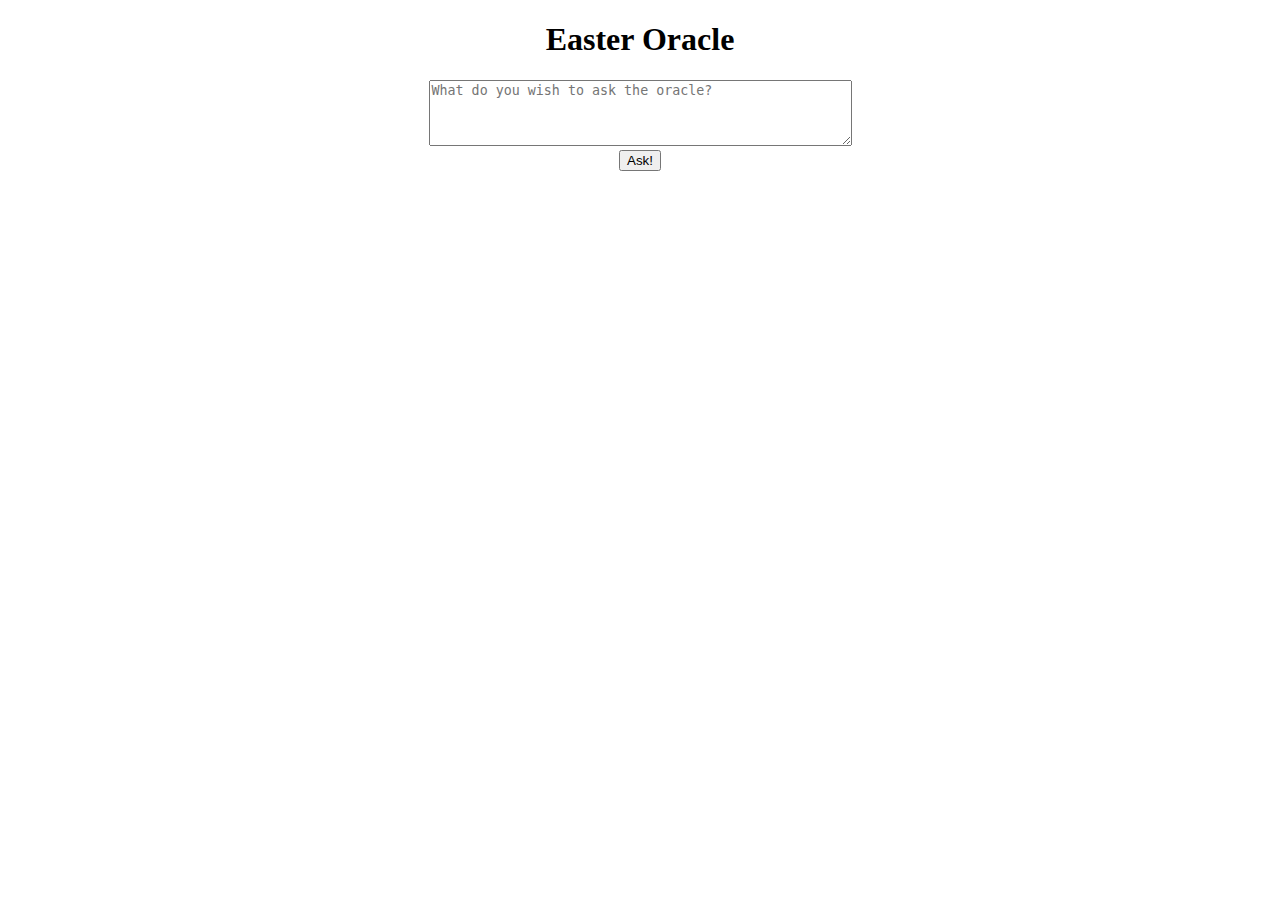
<file: EasterOracle2024/index.html>
<!DOCTYPE html>
<html lang="en">
<head>
    <meta charset="UTF-8">
    <meta name="viewport" content="width=device-width, initial-scale=1.0">
    <title>Easter Oracle</title>
</head>
<body align="center">
    <h1>Easter Oracle</h1>
    <textarea type="text" id="searchPhrase" placeholder="What do you wish to ask the oracle?" rows="4" cols="50"></textarea>
    <div>
      <button onclick="makeRequest()">Ask!</button>
    </div>
    <div id="response"></div>

    <script>
        function makeRequest() {
            // Get the search phrase from the input field
            var searchPhrase = document.getElementById('searchPhrase').value;

            // Make sure the search phrase is not empty
            if (!searchPhrase) {
                alert("Please enter a search phrase");
                return;
            }

            // Construct the API URL with the search phrase
            var apiUrl = 'https://924uec14a0.execute-api.us-east-1.amazonaws.com/default/easter-oracle?year=2024&prompt=' + encodeURIComponent(searchPhrase);

            // Create a new XMLHttpRequest object
            var xhr = new XMLHttpRequest();

            // Configure the GET request
            xhr.open("GET", apiUrl, true);

            // Set up a function to handle the response
            xhr.onload = function () {
                // Check if the request was successful
                if (xhr.status >= 200 && xhr.status < 300) {
                    // Display the response in the 'response' div
                    document.getElementById("response").innerHTML = xhr.responseText;
                } else {
                    // Display an error message
                    document.getElementById("response").innerHTML = "Error: " + xhr.status;
                }
            };

            // Set up a function to handle network errors
            xhr.onerror = function () {
                // Display an error message
                document.getElementById("response").innerHTML = "Network Error";
            };

            // Send the request
            xhr.send();
        }
    </script>
</body>
</html>
</file>
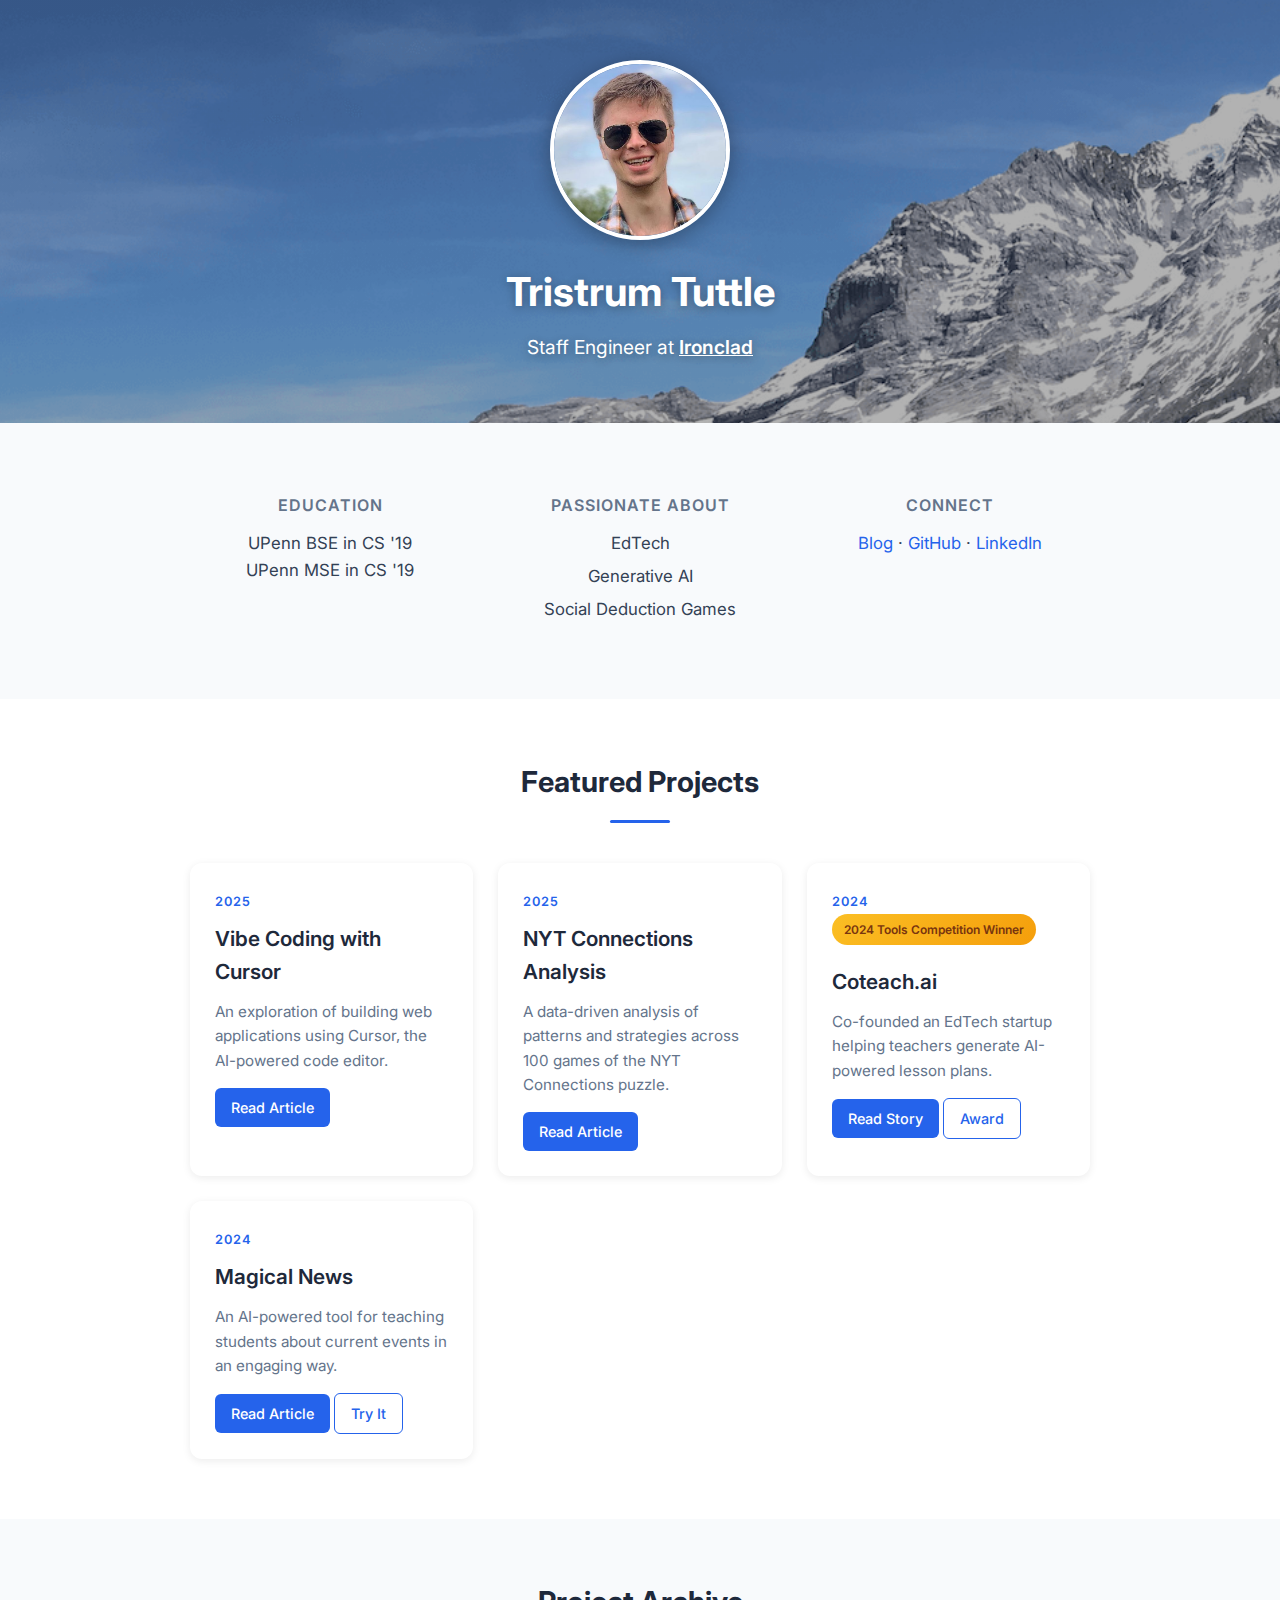
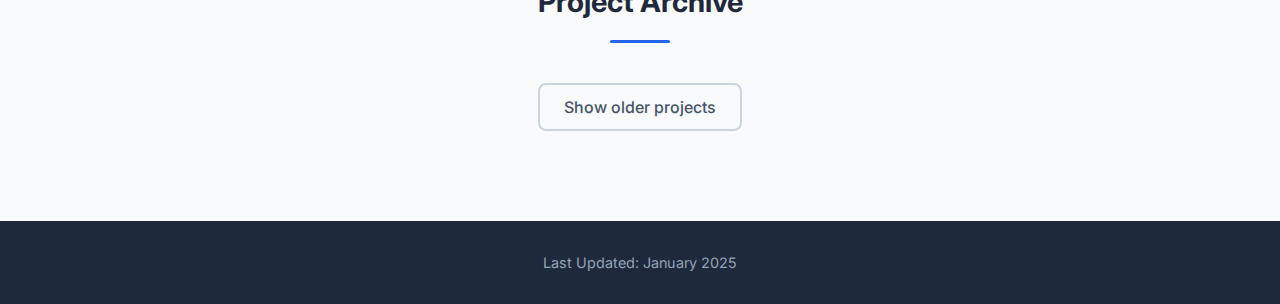
<file: index2.html>
<!DOCTYPE html>
<html lang="en">
<head>
  <meta charset="UTF-8">
  <meta name="viewport" content="width=device-width, initial-scale=1.0">
  <title>Tristrum Tuttle</title>
  <link href="https://fonts.googleapis.com/css2?family=Inter:wght@400;500;600;700&display=swap" rel="stylesheet">
  <style>
    * {
      margin: 0;
      padding: 0;
      box-sizing: border-box;
    }

    body {
      font-family: 'Inter', -apple-system, BlinkMacSystemFont, sans-serif;
      line-height: 1.6;
      color: #333;
    }

    a {
      color: #2563eb;
      text-decoration: none;
    }

    a:hover {
      text-decoration: underline;
    }

    /* Hero Section */
    .hero {
      background-image: linear-gradient(rgba(0,0,0,0.3), rgba(0,0,0,0.3)), url('img/hike_switzerland_optim2.png');
      background-attachment: fixed;
      background-position: center;
      background-size: cover;
      min-height: 400px;
      display: flex;
      flex-direction: column;
      align-items: center;
      justify-content: center;
      padding: 60px 20px;
    }

    .profile-img {
      width: 180px;
      height: 180px;
      border-radius: 50%;
      object-fit: cover;
      border: 4px solid white;
      box-shadow: 0 4px 20px rgba(0,0,0,0.3);
    }

    .hero h1 {
      color: white;
      font-size: 2.5rem;
      font-weight: 700;
      margin-top: 20px;
      text-shadow: 0 2px 10px rgba(0,0,0,0.3);
    }

    .hero .tagline {
      color: white;
      font-size: 1.2rem;
      margin-top: 8px;
      text-shadow: 0 2px 10px rgba(0,0,0,0.3);
    }

    .hero .tagline a {
      color: white;
      font-weight: 600;
      text-decoration: underline;
    }

    /* About Section */
    .about {
      background: #f8fafc;
      padding: 50px 20px;
    }

    .container {
      max-width: 900px;
      margin: 0 auto;
    }

    .about-grid {
      display: grid;
      grid-template-columns: repeat(auto-fit, minmax(250px, 1fr));
      gap: 30px;
      text-align: center;
    }

    .about-card {
      padding: 20px;
    }

    .about-card h3 {
      font-size: 1rem;
      font-weight: 600;
      color: #64748b;
      margin-bottom: 12px;
      text-transform: uppercase;
      letter-spacing: 1px;
    }

    .about-card p, .about-card div {
      font-size: 1.05rem;
      color: #334155;
    }

    .passions span {
      display: block;
      margin: 6px 0;
    }

    /* Links Bar */
    .links-bar {
      background: white;
      padding: 25px 20px;
      border-bottom: 1px solid #e2e8f0;
    }

    .links {
      display: flex;
      justify-content: center;
      gap: 30px;
      flex-wrap: wrap;
    }

    .links a {
      color: #475569;
      font-weight: 500;
      padding: 8px 16px;
      border-radius: 8px;
      transition: background 0.2s, color 0.2s;
    }

    .links a:hover {
      background: #f1f5f9;
      color: #2563eb;
      text-decoration: none;
    }

    /* Section Styling */
    section {
      padding: 60px 20px;
    }

    section:nth-child(even) {
      background: #f8fafc;
    }

    h2 {
      font-size: 1.8rem;
      font-weight: 700;
      text-align: center;
      margin-bottom: 40px;
      color: #1e293b;
    }

    h2::after {
      content: '';
      display: block;
      width: 60px;
      height: 3px;
      background: #2563eb;
      margin: 15px auto 0;
      border-radius: 2px;
    }

    /* Featured Projects */
    .featured-grid {
      display: grid;
      grid-template-columns: repeat(auto-fit, minmax(280px, 1fr));
      gap: 25px;
    }

    .project-card {
      background: white;
      border-radius: 12px;
      overflow: hidden;
      box-shadow: 0 2px 8px rgba(0,0,0,0.08);
      transition: transform 0.2s, box-shadow 0.2s;
    }

    .project-card:hover {
      transform: translateY(-4px);
      box-shadow: 0 8px 25px rgba(0,0,0,0.12);
    }

    .project-card .card-content {
      padding: 25px;
    }

    .project-card .year {
      font-size: 0.8rem;
      font-weight: 600;
      color: #2563eb;
      text-transform: uppercase;
      letter-spacing: 1px;
    }

    .project-card h3 {
      font-size: 1.3rem;
      font-weight: 600;
      margin: 8px 0 12px;
      color: #1e293b;
    }

    .project-card p {
      color: #64748b;
      font-size: 0.95rem;
      margin-bottom: 15px;
    }

    .project-card .badge {
      display: inline-block;
      background: linear-gradient(135deg, #fbbf24, #f59e0b);
      color: #78350f;
      font-size: 0.75rem;
      font-weight: 600;
      padding: 6px 12px;
      border-radius: 20px;
      margin-bottom: 12px;
    }

    .project-card .links {
      justify-content: flex-start;
      gap: 10px;
    }

    .btn {
      display: inline-block;
      padding: 8px 16px;
      background: #2563eb;
      color: white !important;
      border-radius: 6px;
      font-size: 0.9rem;
      font-weight: 500;
      transition: background 0.2s;
    }

    .btn:hover {
      background: #1d4ed8;
      text-decoration: none;
    }

    .btn-outline {
      background: transparent;
      color: #2563eb !important;
      border: 1px solid #2563eb;
    }

    .btn-outline:hover {
      background: #eff6ff;
    }

    /* Archive Section */
    .archive-toggle {
      display: block;
      margin: 0 auto 30px;
      background: none;
      border: 2px solid #cbd5e1;
      color: #475569;
      cursor: pointer;
      font-size: 1rem;
      font-weight: 500;
      padding: 12px 24px;
      border-radius: 8px;
      font-family: inherit;
      transition: border-color 0.2s, color 0.2s;
    }

    .archive-toggle:hover {
      border-color: #2563eb;
      color: #2563eb;
    }

    .archive {
      display: none;
    }

    .archive.open {
      display: block;
    }

    .archive-year {
      margin-bottom: 30px;
    }

    .archive-year h4 {
      font-size: 1.1rem;
      font-weight: 600;
      color: #1e293b;
      margin-bottom: 15px;
      padding-bottom: 8px;
      border-bottom: 2px solid #e2e8f0;
    }

    .archive-list {
      display: grid;
      grid-template-columns: repeat(auto-fit, minmax(280px, 1fr));
      gap: 12px;
    }

    .archive-item {
      padding: 15px 20px;
      background: white;
      border-radius: 8px;
      border-left: 3px solid #2563eb;
    }

    .archive-item a {
      font-weight: 500;
      color: #1e293b;
    }

    .archive-item a:hover {
      color: #2563eb;
    }

    .archive-item span {
      display: block;
      color: #64748b;
      font-size: 0.85rem;
      margin-top: 4px;
    }

    /* Footer */
    footer {
      text-align: center;
      color: #64748b;
      font-size: 0.9rem;
      padding: 30px 20px;
      background: #1e293b;
      color: #94a3b8;
    }

    /* Mobile */
    @media (max-width: 600px) {
      .hero {
        background-attachment: scroll;
        min-height: 350px;
      }

      .hero h1 {
        font-size: 2rem;
      }

      .profile-img {
        width: 140px;
        height: 140px;
      }

      h2 {
        font-size: 1.5rem;
      }
    }
  </style>
</head>
<body>
  <div class="hero">
    <img src="img/profile_pic_website.jpg" alt="Tristrum Tuttle" class="profile-img">
    <h1>Tristrum Tuttle</h1>
    <p class="tagline">Staff Engineer at <a href="https://ironcladapp.com/">Ironclad</a></p>
  </div>

  <div class="about">
    <div class="container">
      <div class="about-grid">
        <div class="about-card">
          <h3>Education</h3>
          <p>UPenn BSE in CS '19<br>UPenn MSE in CS '19</p>
        </div>
        <div class="about-card">
          <h3>Passionate About</h3>
          <div class="passions">
            <span>EdTech</span>
            <span>Generative AI</span>
            <span>Social Deduction Games</span>
          </div>
        </div>
        <div class="about-card">
          <h3>Connect</h3>
          <p><a href="https://tristrumtuttle.medium.com/">Blog</a> · <a href="https://github.com/triton11">GitHub</a> · <a href="https://www.linkedin.com/in/tristrum/">LinkedIn</a></p>
        </div>
      </div>
    </div>
  </div>

  <section>
    <div class="container">
      <h2>Featured Projects</h2>
      <div class="featured-grid">

        <div class="project-card">
          <div class="card-content">
            <span class="year">2025</span>
            <h3>Vibe Coding with Cursor</h3>
            <p>An exploration of building web applications using Cursor, the AI-powered code editor.</p>
            <a href="https://medium.com/@tristrumtuttle/building-a-web-app-with-cursor-and-good-vibes-be15110a74cd" class="btn">Read Article</a>
          </div>
        </div>

        <div class="project-card">
          <div class="card-content">
            <span class="year">2025</span>
            <h3>NYT Connections Analysis</h3>
            <p>A data-driven analysis of patterns and strategies across 100 games of the NYT Connections puzzle.</p>
            <a href="https://medium.com/@tristrumtuttle/analyzing-100-games-of-nyt-connections-550848fee76d" class="btn">Read Article</a>
          </div>
        </div>

        <div class="project-card">
          <div class="card-content">
            <span class="year">2024</span>
            <div class="badge">2024 Tools Competition Winner</div>
            <h3>Coteach.ai</h3>
            <p>Co-founded an EdTech startup helping teachers generate AI-powered lesson plans.</p>
            <a href="https://medium.com/@tristrumtuttle/coteach-ai-from-research-project-to-edtech-startup-b8cfd5f89d23" class="btn">Read Story</a>
            <a href="https://tools-competition.org/winner/coteach-ai/" class="btn btn-outline">Award</a>
          </div>
        </div>

        <div class="project-card">
          <div class="card-content">
            <span class="year">2024</span>
            <h3>Magical News</h3>
            <p>An AI-powered tool for teaching students about current events in an engaging way.</p>
            <a href="https://medium.com/@tristrumtuttle/magical-news-an-ai-powered-tool-for-teaching-students-about-current-events-51f23ebaa65f" class="btn">Read Article</a>
            <a href="https://magicalnews.org" class="btn btn-outline">Try It</a>
          </div>
        </div>

      </div>
    </div>
  </section>

  <section>
    <div class="container">
      <h2>Project Archive</h2>
      <button class="archive-toggle" onclick="toggleArchive()">Show older projects</button>

      <div class="archive" id="archive">

        <div class="archive-year">
          <h4>2024</h4>
          <div class="archive-list">
            <div class="archive-item">
              <a href="https://medium.com/@tristrumtuttle/creating-anki-flashcards-with-audio-from-any-book2-50languages-phrasebook-7714f93ba6ca">Anki Flashcard Generator</a>
              <span>Scripts to create Anki flashcards from Book2 phrasebooks</span>
            </div>
          </div>
        </div>

        <div class="archive-year">
          <h4>2023</h4>
          <div class="archive-list">
            <div class="archive-item">
              <a href="https://mightynews.org">Mighty News</a>
              <span>Kid-friendly news search engine</span>
            </div>
            <div class="archive-item">
              <a href="https://medium.com/@tristrumtuttle/modern-society-2023-a-collection-of-poems-written-and-illustrated-by-ai-9b602d83145d">Modern Society</a>
              <span>AI-generated poems and illustrations</span>
            </div>
            <div class="archive-item">
              <a href="https://medium.com/@tristrumtuttle/building-a-daily-joke-website-with-aws-lambda-and-gpt-4-8867146b11ba">News Joke Bot</a>
              <span>GPT-4 powered daily joke generator</span>
            </div>
          </div>
        </div>

        <div class="archive-year">
          <h4>2022</h4>
          <div class="archive-list">
            <div class="archive-item">
              <a href="https://medium.com/@tristrumtuttle/the-day-i-became-friends-with-a-robot-86433f707fad">The Day I Became Friends with a Robot</a>
              <span>AI short story (front page of Hacker News)</span>
            </div>
            <div class="archive-item">
              <a href="https://medium.com/@tristrumtuttle/can-gpt-3-teach-me-216c343291fd">Can GPT-3 Teach Me?</a>
              <span>Exploring GPT-3 for education</span>
            </div>
            <div class="archive-item">
              <a href="https://medium.com/@tristrumtuttle/programming-with-pointillism-fb69bbd76eff">Programming with Pointillism</a>
              <span>A Block Lesson for art classes</span>
            </div>
          </div>
        </div>

        <div class="archive-year">
          <h4>2021</h4>
          <div class="archive-list">
            <div class="archive-item">
              <a href="https://tristrumtuttle.medium.com/cardblast-io-a-multiplayer-arena-for-learning-flashcards-edd05e0e7c97">CardBlast.io</a>
              <span>Multiplayer web game for learning flashcards</span>
            </div>
            <div class="archive-item">
              <a href="https://tristrumtuttle.medium.com/chess-tier-a-rank-system-for-chess-com-1f82128e748b">Chess Tier</a>
              <span>Chrome extension for chess.com rankings</span>
            </div>
            <div class="archive-item">
              <a href="http://sneakytheater.com/">Sneaky Theater</a>
              <span>Social deduction party game</span>
            </div>
          </div>
        </div>

        <div class="archive-year">
          <h4>2020</h4>
          <div class="archive-list">
            <div class="archive-item">
              <a href="https://tristrumtuttle.medium.com/teach-coding-in-every-classroom-13884e9bb2a">Block Lessons</a>
              <span>Programming lessons for non-coding classrooms</span>
            </div>
            <div class="archive-item">
              <a href="https://tristrumtuttle.medium.com/unsocial-deduction-games-crops-and-robbers-11c96322ec5">Crops and Robbers</a>
              <span>Fast-paced mafia-like game</span>
            </div>
            <div class="archive-item">
              <a href="https://tristrumtuttle.medium.com/analyzing-400-reports-of-police-brutality-at-the-george-floyd-protests-736df35f02f4">Demand Better</a>
              <span>Police brutality report tracker</span>
            </div>
          </div>
        </div>

        <div class="archive-year">
          <h4>2019 and Earlier</h4>
          <div class="archive-list">
            <div class="archive-item">
              <a href="https://www.seas.upenn.edu/~cis195/android/index.html">Teaching Curriculum</a>
              <span>Android, Python, and Scratch curricula</span>
            </div>
            <div class="archive-item">
              <a href="Senior_Design_Final_Paper.pdf">Platoon Dynamics</a>
              <span>Autonomous vehicle platooning platform</span>
            </div>
            <div class="archive-item">
              <a href="https://vimeo.com/334834145">CharacterizeIt</a>
              <span>Crowdsourced gender bias analysis in comics</span>
            </div>
            <div class="archive-item">
              <a href="https://medium.com/@CiboEng/scalastan-and-evilplot-bayesian-statistics-meets-combinator-based-visualization-dce3631b5096">ScalaStan Blog Post</a>
              <span>Data science in Scala</span>
            </div>
            <div class="archive-item">
              <a href="https://www.youtube.com/watch?v=nIjq4OZl6Qo">Maza</a>
              <span>Motion-sensing bracelet for mobile games</span>
            </div>
            <div class="archive-item">
              <a href="https://devpost.com/software/emergalert">EmergeAlert</a>
              <span>Automating disaster response with NLU</span>
            </div>
          </div>
        </div>

      </div>
    </div>
  </section>

  <footer>
    <p>Last Updated: January 2025</p>
  </footer>

  <script>
    function toggleArchive() {
      const archive = document.getElementById('archive');
      const button = document.querySelector('.archive-toggle');
      archive.classList.toggle('open');
      button.textContent = archive.classList.contains('open') ? 'Hide older projects' : 'Show older projects';
    }
  </script>
</body>
</html>
</file>
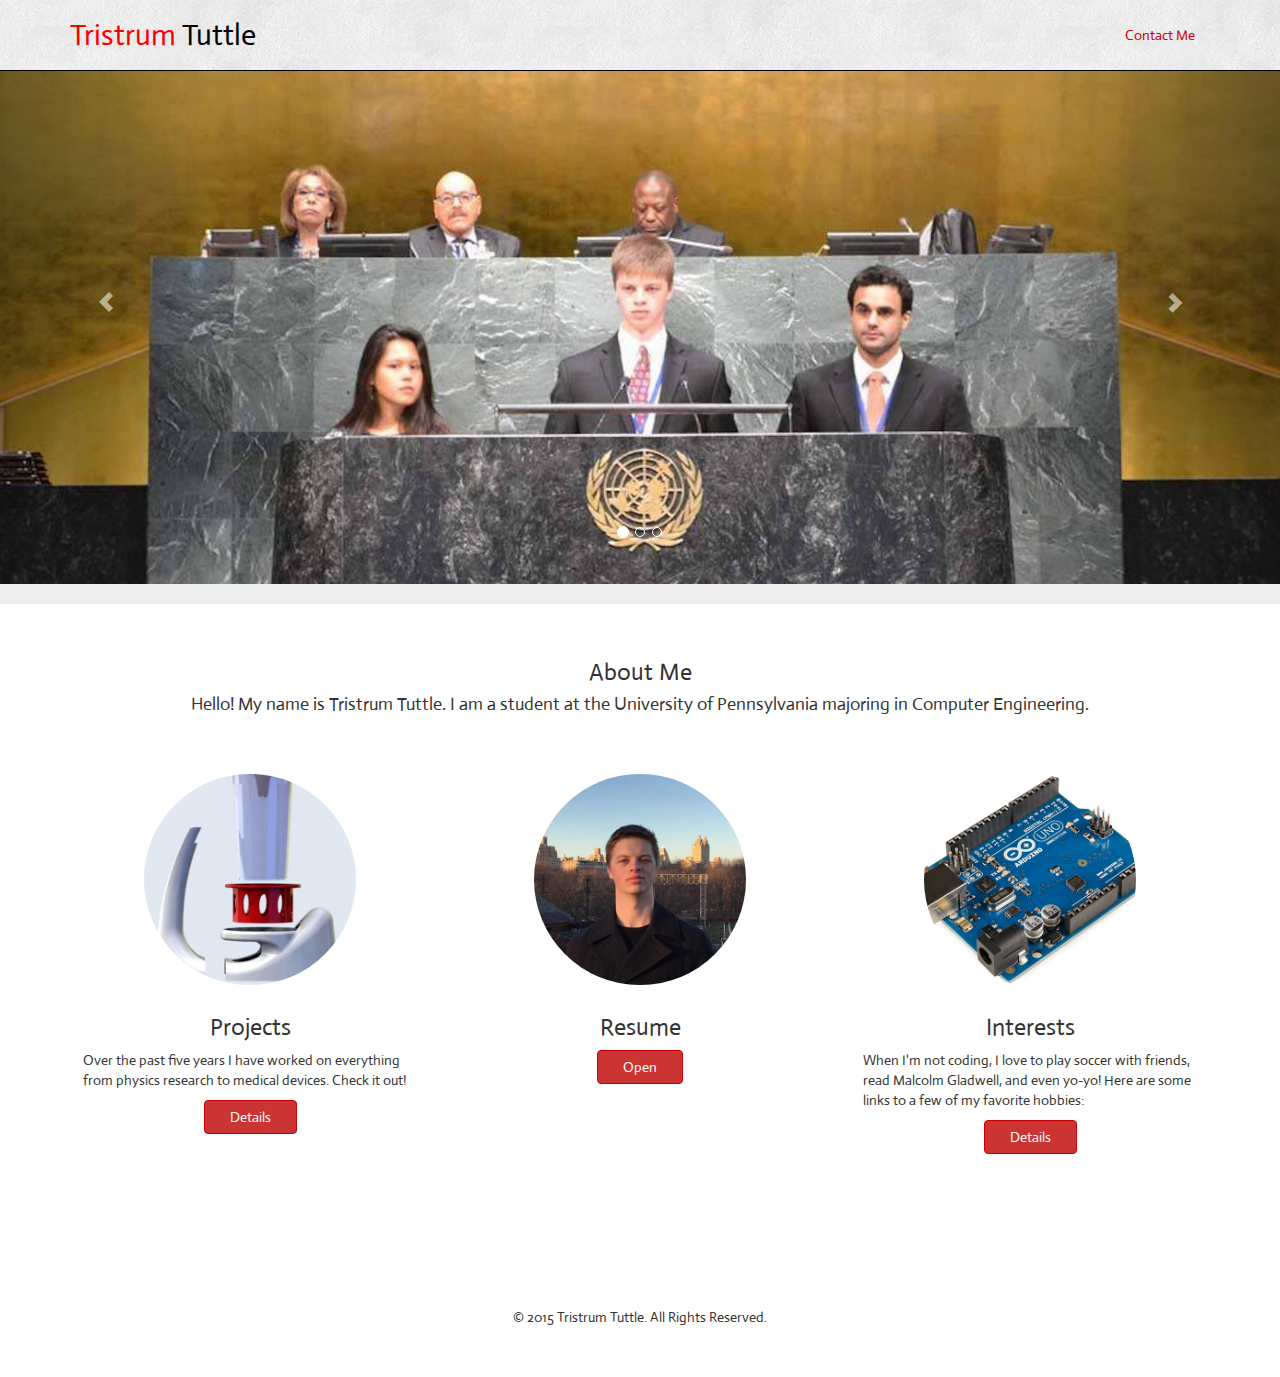
<file: indexOld.html>
<!DOCTYPE html>
<!--
TEMPLATE

Name: Zoo Planet
Version: 1.0
Created: 23 January 2014

AUTHOR
Design and code by: http://www.bootshape.com
Free stock photos by: http://www.bootshape.com

Read full license: http://www.bootshape.com/license.php

CREDITS
Background: http://subtlepatterns.com/ (extra_clean_paper)
Fonts: http://www.google.com/fonts (Actor, Duru_Sans)

SUPPORT
E-mail: bootshape.com@gmail.com
Contact: http://www.bootshape.com/contact.php
-->
<html>
  <head>
    <title>Tristrum Tuttle</title>
    <meta name="viewport" content="width=device-width, initial-scale=1.0">
    <!-- Bootstrap -->
    <link href="css/bootstrap.css" rel="stylesheet">
    
    <!--Google Fonts-->
    <link href='http://fonts.googleapis.com/css?family=Duru+Sans|Actor' rel='stylesheet' type='text/css'>
    
    <!--Bootshape-->
    <link href="css/bootshape.css" rel="stylesheet">


    <!-- HTML5 Shim and Respond.js IE8 support of HTML5 elements and media queries -->
    <!-- WARNING: Respond.js doesn't work if you view the page via file:// -->
    <!--[if lt IE 9]>
      <script src="https://oss.maxcdn.com/libs/html5shiv/3.7.0/html5shiv.js"></script>
      <script src="https://oss.maxcdn.com/libs/respond.js/1.3.0/respond.min.js"></script>
    <![endif]-->
  </head>
  <body>
    <script type="text/javascript">
<!--
    function toggle_visibility(id) {
       var e = document.getElementById(id);
       if(e.style.display == 'block')
          e.style.display = 'none';
       else
          e.style.display = 'block';
    }
    //-->
    </script>
    <style type="text/css">

      #popupBoxOnePosition{
        top: 0; left: 0; position: fixed; width: 100%; height: 120%;
        background-color: rgba(0,0,0,0.7); display: none;
      }
      #popupBoxTwoPosition{
        top: 0; left: 0; position: fixed; width: 100%; height: 120%;
        background-color: rgba(0,0,0,0.7); display: none;
      }#popupBoxThreePosition{
        top: 0; left: 0; position: fixed; width: 100%; height: 120%;
        background-color: rgba(0,0,0,0.7); display: none;
      }
      .popupBoxWrapper{
        width: 550px; margin: 50px auto; text-align: center;
      }
      .popupBox2Wrapper{
        width: 550px; margin: 50px auto; text-align: left;
      }
      .popupBoxContent{
        background-color: #FFF; padding: 15px;
      }

    </style>

    <!-- Navigation bar -->
    <div class="navbar navbar-default navbar-fixed-top" role="navigation">
      <div class="container">
        <div class="navbar-header">
          <button type="button" class="navbar-toggle" data-toggle="collapse" data-target=".navbar-collapse">
            <span class="sr-only">Toggle navigation</span>
            <span class="icon-bar"></span>
            <span class="icon-bar"></span>
            <span class="icon-bar"></span>
          </button>
          <a class="navbar-brand" href="#"><span class="green">Tristrum</span> Tuttle</a>
        </div>
        <nav role="navigation" class="collapse navbar-collapse navbar-right">
          <ul class="navbar-nav nav">
            <li><a href="javascript:void(0)" onclick="toggle_visibility('popupBoxOnePosition');"> Contact Me</a>
            </li>
          </ul>
          <div id="popupBoxOnePosition">
            <div class="popupBoxWrapper">
              <div class="popupBoxContent">
                <h3>Gmail:</h3>
                <p><address></address><a href="mailto:tut@seas.upenn.edu">tut@seas.upenn.edu</a></address></p>
                <h3>Linkedin:</h3>
                <p><address></address><a href="https://www.linkedin.com/in/tristrum">linkedin Profile</a></address></p>
                <h3>GitHub:</h3>
                <p><address></address><a href="https://github.com/triton11">GitHub Profile</a></address></p>
                <h3>DevPost:</h3>
                <p><address></address><a href="http://devpost.com/triton11">Devpost Profile</a></address></p>

                <p><a href="javascript:void(0)" onclick="toggle_visibility('popupBoxOnePosition');">close</a>
                </p>
              </div>
            </div>
          </div>
        </nav>
      </div>
    </div><!-- End Navigation bar -->

    <!-- Slide gallery -->
    <div class="jumbotron">
      <div id="carousel-example-generic" class="carousel slide" data-ride="carousel">
        <!-- Indicators -->
        <ol class="carousel-indicators">
          <li data-target="#carousel-example-generic" data-slide-to="0" class="active"></li>
          <li data-target="#carousel-example-generic" data-slide-to="1"></li>
          <li data-target="#carousel-example-generic" data-slide-to="2"></li>
        </ol>
        <!-- Wrapper for slides -->
        <div class="carousel-inner">
          <div class="item active">
            <img src="img/carousel1.jpg" alt="">
            <div class="carousel-caption">
            </div>
          </div>
          <div class="item">
            <img src="img/carousel4.jpg" alt="">
            <div class="carousel-caption">
            </div>
          </div>
          <div class="item">
            <img src="img/carousel3.jpg" alt="">
            <div class="carousel-caption">
            </div>
          </div>
        </div>
        <!-- Controls -->
        <a class="left carousel-control" href="#carousel-example-generic" data-slide="prev">
          <span class="glyphicon glyphicon-chevron-left"></span>
        </a>
        <a class="right carousel-control" href="#carousel-example-generic" data-slide="next">
          <span class="glyphicon glyphicon-chevron-right"></span>
        </a>
      </div>
    </div><!-- End Slide gallery -->
    <div class="transition">
      <h3 class="text-center">About Me</h3>
      <h4 class="text-center">Hello! My name is Tristrum Tuttle. I am a student at the University of Pennsylvania majoring in Computer Engineering.<br> 
      </h4>
    </div>
    <!-- Thumbnails -->
    <div class="container thumbs">
      <div class="col-sm-6 col-md-4">
        <div class="thumbnail">
          <img src="img/pic1.jpg" alt="" class="img-circle">
          <div class="caption">
            <h3 class="text-center">Projects</h3>
            <p>Over the past five years I have worked on everything from physics research to medical devices. Check it out!</p>
            <div class="btn-toolbar text-center">
              <a href="javascript:void(0)" onclick="toggle_visibility('popupBoxTwoPosition');" role="button" class="btn btn-success">Details</a>
            </div>
          </div>
        </div>
      </div>
      <div class="col-sm-6 col-md-4">
        <div class="thumbnail">
          <img src="img/pic4.jpg" alt="" class="img-circle">
          <div class="caption">
            <h3 class="text-center">Resume</h3>
            <p>  
            </p>
            <div class="btn-toolbar text-center">
              <a href="resumeLatex2017.pdf" target="_blank" role="button" class="btn btn-success">Open</a>
            </div>
          </div>
        </div>
      </div>
      <div class="col-sm-6 col-md-4">
        <div class="thumbnail">
          <img src="img/pic3.jpg" alt="" class="img-circle">
          <div class="caption">
            <h3 class="text-center">Interests</h3>
            <p> When I'm not coding, I love to play soccer with friends, read Malcolm Gladwell, and even yo-yo! Here are some links to a few of my favorite hobbies:
            </p>
            <div class="btn-toolbar text-center">
              <a href="javascript:void(0)" onclick="toggle_visibility('popupBoxThreePosition');" role="button" class="btn btn-success">Details</a>
            </div>
          </div>
        </div>
      </div>
    </div>
    <!-- End Thumbnails -->
    
    <div id="popupBoxTwoPosition">
        <div class="popupBox2Wrapper">
          <div class="popupBoxContent">
                <h2>Projects (GitHub/Devpost links)</h2>
                  <p>
                    <ul>
                      <li> <font size= "+1">  Hackathon Projects: </font>
                      <div class="containerr">
                        <div> <a href="https://devpost.com/software/counsel-through-code-marriage-counselor"> Marriage Counsel </a> </div>
                        <div> <a href="https://devpost.com/software/twitter-flipflop"> Political Flip-flop </a> </div>
                        <div> <a href="https://devpost.com/software/emergalert"> EmergAlert </a> </div>
                      </div>
                      </li>
                      <br>
                      <li> <font size= "+1"> Java/Android: </font>
                      <div class="containerr">
                        <div> <a href="https://github.com/triton11/TuttlemonGo"> TuttlemonGo </a> </div>
                        <div> <a href="https://github.com/triton11/RPS-Game"> RPS </a> </div>
                      </li>
                      <br>
                      <li> <font size= "+1">  Ruby on Rails: </font>
                      <div class="containerr">
                        <div> <a href="https://github.com/triton11/MUNtopia"> MUNtopia </a> </div>
                        <div> <a href="https://github.com/triton11/Classifyed"> AI Classifyed </a> </div>
                        <div> <a href="https://github.com/triton11/DiploMUN"> DiploMUN </a> </div>
                      </div>
                      </li>
                      <br>
                      <li> <font size= "+1">  Python: </font>
                      <div class="containerrr">
                        <div> <a href="https://github.com/triton11/Traveling-Salesman-Problem"> TS Problem </a> </div>
                        <div> <a href="https://github.com/triton11/Game-of-Life"> Game of Life </a> </div>
                        <div> <a href="https://github.com/triton11/Sierpinski"> Siepinski Triangle </a> </div>
                        <div> <a href="https://github.com/triton11/Twitter-Bot"> Twitter Bots </a> </div>
                      </div>
                      </li>
                      <br>
                      <li> <font size= "+1">  Arduino: </font>
                      <div class="containerr">
                        <div> <a href="Arduino.pptx" target="_blank"> Robotic Arm Download </a> </div>
                       <div> <a href="https://devpost.com/software/the-ultimate-doorbell" target="_blank"> Bluetooth Doorbell </a> </div>
                      </li>
                      <br>
                      <li> <font size= "+1"> Physics research conducted at PSU Behrend: </font> <br>
                        <div class="containerr">
                          <div> <a href="Atomic.pptx" target="_blank">Atomic download</a> </div>
                          <div> <a href="Resistivity.ppt" target="_blank">Resistivity download </a> 
                          </div>
                        </div>
                      </li>
                      <br>
                      <li> <font size= "+1">
                        Free Med:  Affordable Medical Sterilization Equipment </font> <br>
                        <div class="containerr">
                          <div> <a href="https://www.youtube.com/watch?v=2hYbP9SPvYk">Our Mission </a> </div>
                          <div> <a href="https://www.youtube.com/watch?v=M8o3wH4ucZ0">News Expo </a> </div>
                          <div> <a href="https://www.youtube.com/watch?v=6UXhoFzH8No">Design Video </a> </div>
                        </div>
                      </li>
                    </ul>

                  </p>

                  <p><a href="javascript:void(0)" onclick="toggle_visibility('popupBoxTwoPosition');">close</a>
                  </p>
                </div>
              </div>
            </div>

  <div id="popupBoxThreePosition">
      <div class="popupBoxWrapper">
        <div class="popupBoxContent">
          <h2>Interests</h2>
          <p> <font size = "+1"> I am currently a member of Penn Running Club and Penn Ping Pong club. My favorite sports are <a href="https://www.youtube.com/watch?v=G9ehLWW12Vw">tennis</a> and <a href="https://www.youtube.com/watch?v=Jl39guVpofw">soccer</a>, and I try to play at the intramural level as much as my schedule allows. I am also a fan of wilderness survival. Over the summer I love to practice my <a href="https://www.youtube.com/watch?v=ibaMy_WvhE0">bow-drill fire making</a> and shelter building with my younger sister, Siegrid. While in Philly for college, I stick to tamer activities like <a href="https://www.youtube.com/watch?v=KoLaHKfVRkQ">yo-yoing</a>, reading, and yoga. Teaching others is a true passion of mine. Leading survival classes at Camp Fitch, teaching <a href="https://scratch.mit.edu/">Scratch</a> through Moelis Access Science, and guiding my old <a href="http://fairviewunitednations.weebly.com/-the-tristrum-tuttle-page.html">Model UN</a> and debate teams to victory are of my most rewarding hobbies, and I love serving as a Dias member at the yearly <a href="https://montessori-mun.org/us/">MMUN</a> conference in NYC.
          </font> </p>
          <p><a href="javascript:void(0)" onclick="toggle_visibility('popupBoxThreePosition');">close</a> </p>
        </div>
      </div>
    </div>

    <!-- Footer -->
    <div class="footer text-center">
        <p>&copy; 2015 Tristrum Tuttle. All Rights Reserved. </p>
    </div><!-- End Footer -->

    <!-- jQuery (necessary for Bootstrap's JavaScript plugins) -->
    <!-- // <script src="https://code.jquery.com/jquery.js"></script> -->
    <script src="js/jquery.js"></script>
    <!-- Include all compiled plugins (below), or include individual files as needed -->
    <script src="js/bootstrap.min.js"></script>
    <script src="js/bootshape.js"></script>
  </body>
</html>
</file>
<file: css/bootshape.css>
.navbar {
    background-image:url('../img/bg1.png');
    background-repeat:repeat;
}
.jumbotron {
    background-color: #eee;
    padding: 0 0 20px 0;
}
.green {
    color: #FF0000;
}
.thumbs {
    padding: 40px 0;
}
.thumbnail > img {
    max-width: 60%;
}
.footer {
    margin-top: 40px;
    padding: 40px 0;
}
.transition {
    padding: 5px 0;
}
</file>
